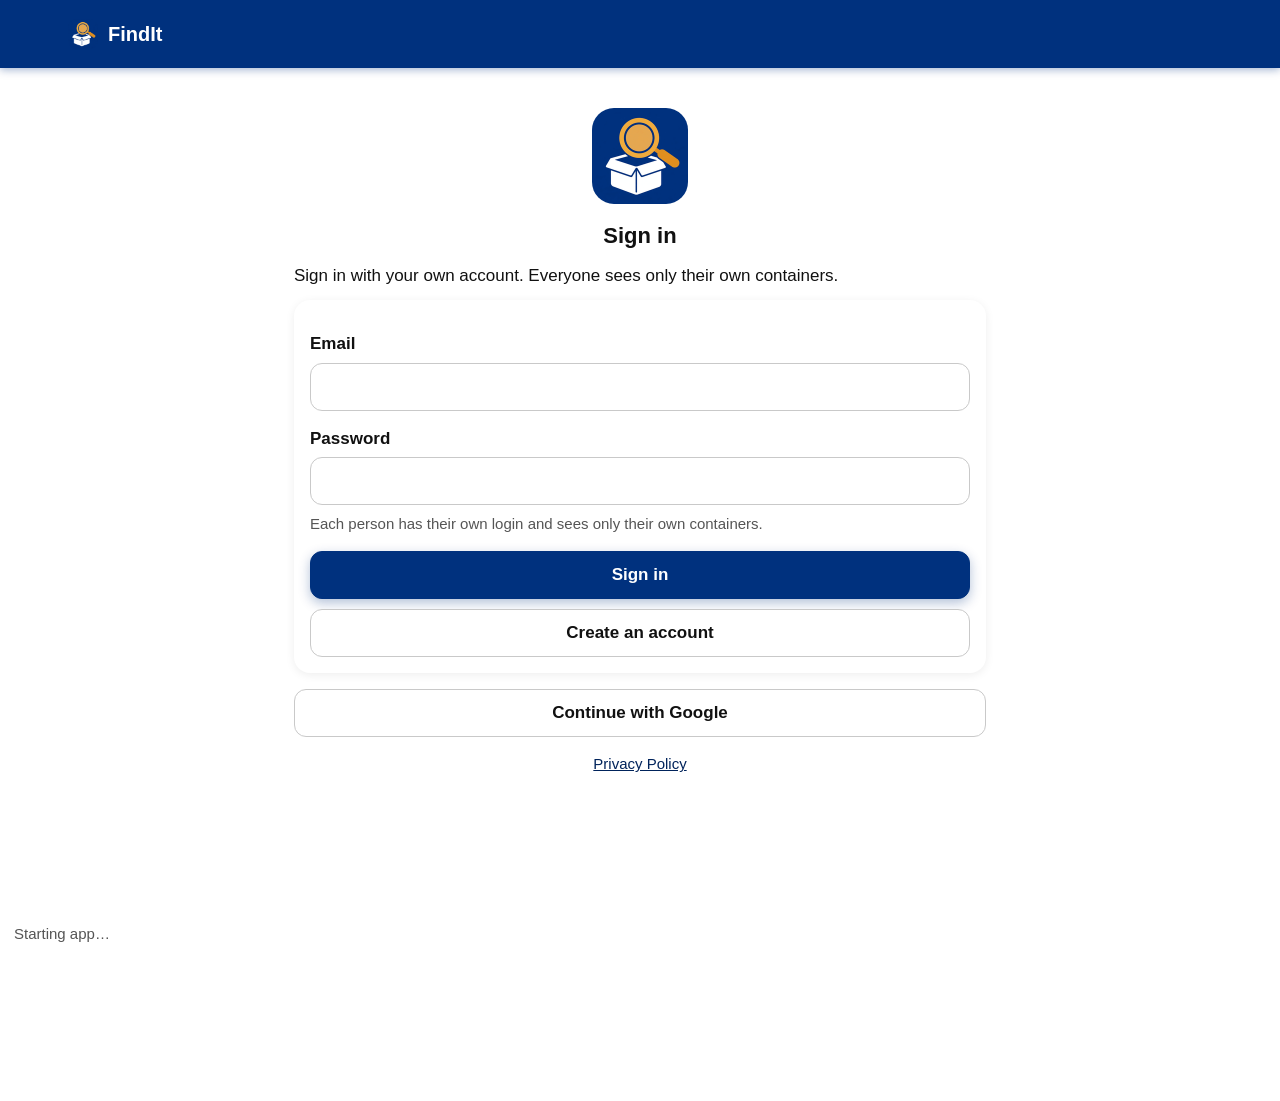
<file: index.html>
<!DOCTYPE html>
<html lang="en">
<head>
<meta charset="utf-8">
<meta name="viewport" content="width=device-width, initial-scale=1, viewport-fit=cover">
<title>FindIt</title>
<meta name="description" content="FindIt — keep track of what is stored in each box, tote or container. Scan a QR code to see what is inside.">
<link rel="manifest" href="/manifest.webmanifest">
<link rel="apple-touch-icon" href="/assets/findit-180-znL7ayLR.png">
<link rel="icon" type="image/png" sizes="32x32" href="/assets/findit-32-DQdhyb5t.png">
<meta name="theme-color" content="#00317e">
<link rel="stylesheet" href="/i18n.css?v=7">
<script src="vendor/supabase.min.js" defer></script>
<script src="vendor/html5-qrcode.min.js" defer></script>
<script src="vendor/qrcode.min.js" defer></script>
<script src="vendor/html2canvas.min.js" defer></script>
<script src="vendor/jspdf.umd.min.js" defer></script>
<script src="/translations.js?v=9" defer></script>
<script src="/i18n.js?v=7" defer></script>
<script src="config.js?v=7" defer></script>
<script src="app.js?v=16" defer></script>
<script src="/install.js" defer></script>
  <link rel="stylesheet" crossorigin href="/assets/index-CqMq3Bln.css">
  <link rel="stylesheet" href="/styles.css?v=11">
</head>
<body>
<header class="app-header">
  <button id="btn-back" type="button" aria-label="Back">&#8592;</button>
  <span class="app-logo" aria-hidden="true"><img src="/assets/findit-192-Dnj1zeDI.png" class="app-logo-img" alt=""></span>
  <h1 id="app-title">FindIt</h1>
</header>

<main>
  <!-- Shown when the Supabase values have not been filled in yet -->
  <section class="screen" id="screen-setup" hidden>
    <h2>Setup needed</h2>
    <p>This app is not connected to its shared database yet.</p>
    <p>Open <strong>config.js</strong> in the app folder and fill in
    <strong>SUPABASE_URL</strong> and <strong>SUPABASE_ANON_KEY</strong> from the
    Supabase project dashboard (Project Settings &rarr; API). Then reload this page.</p>
  </section>

  <!-- Shown when a library failed to load -->
  <section class="screen" id="screen-load-error" hidden>
    <h2>Could not load the app</h2>
    <p id="load-error-text">A needed file did not load. Check your connection and reload the page.</p>
    <button type="button" class="primary" onclick="location.reload()">Reload</button>
  </section>

  <!-- Login -->
  <section class="screen" id="screen-login" hidden>
    <div class="center" style="margin-top:24px"><img src="/assets/findit-192-Dnj1zeDI.png" class="login-logo" alt="FindIt logo"></div>
    <h2 class="center" id="login-title">Sign in</h2>
    <p id="login-sub">Sign in with your own account. Everyone sees only their own containers.</p>
    <form id="form-login">
      <div id="signup-fields" hidden>
        <label for="login-name">Name</label>
        <input id="login-name" type="text" dir="auto" autocomplete="name" maxlength="120">
        <label for="login-phone">Phone number</label>
        <input id="login-phone" type="tel" dir="auto" autocomplete="tel" maxlength="40">
      </div>
      <label for="login-email">Email</label>
      <input id="login-email" type="email" autocomplete="username" required>
      <label for="login-password">Password</label>
      <input id="login-password" type="password" autocomplete="current-password" required>
      <p class="small-text muted">Each person has their own login and sees only their own containers.</p>
      <div class="stack mt">
        <button type="submit" class="primary" id="btn-login-submit">Sign in</button>
        <button type="button" id="btn-toggle-auth">Create an account</button>
      </div>
      <p id="login-error" class="banner" hidden></p>
      <p id="login-info" class="notice" hidden></p>
    </form>
    <div class="stack" style="margin-top:16px">
      <button type="button" id="btn-google-signin">Continue with Google</button>
    </div>
    <p class="small-text muted center" style="margin-top:16px"><a href="privacy-policy.html">Privacy Policy</a></p>
  </section>

  <!-- Home / containers list -->
  <section class="screen" id="screen-home" hidden>
    <div id="home-error" class="banner" hidden></div>
    <div id="getting-started" class="gs-card" hidden>
      <h3>Getting Started</h3>
      <button type="button" class="gs-inner" id="btn-gs-create">
        <span class="gs-icon" aria-hidden="true"><svg viewBox="0 0 24 24" fill="none" stroke="currentColor" stroke-width="1.8" stroke-linecap="round" stroke-linejoin="round"><path d="M21 8 12 3 3 8v8l9 5 9-5V8z"/><path d="M3 8l9 5 9-5"/><path d="M12 13v8"/></svg></span>
        <span class="gs-text">
          <strong>Add Your First Storage</strong>
          <span>Organize your items by adding a box, tote or container and adding your inventory.</span>
        </span>
      </button>
      <div class="gs-checklist">
        <span class="gs-check"><span class="circle"></span>Add container photo</span>
        <span class="gs-check"><span class="circle"></span>Add item details</span>
        <span class="gs-check"><span class="circle"></span>Assign QR code</span>
      </div>
    </div>
    <button type="button" id="btn-new-container" class="primary full">+ Add new storage</button>
    <div class="row mt">
      <button type="button" id="btn-inventory-report">Inventory report</button>
      <button type="button" id="btn-join-shared">Join a shared box</button>
    </div>
    <h2>Containers</h2>
    <div id="home-empty" class="empty-state" hidden>
      <svg class="empty-art" viewBox="0 0 200 170" fill="none" stroke="#a8b6c2" stroke-width="6" stroke-linecap="round" stroke-linejoin="round" aria-hidden="true"><path d="M50 78 L100 104 L150 78 V132 L100 158 L50 132 Z"/><path d="M50 78 L100 104 L150 78"/><path d="M50 78 L28 46 L76 24 L100 56"/><path d="M150 78 L172 46 L124 24 L100 56"/><path d="M100 104 V158"/></svg>
      <p class="empty-title">No Containers Yet</p>
      <p class="empty-sub">Add your first box, tote or container to start building your storage.</p>
      <div class="stack">
        <button type="button" class="primary" id="btn-empty-new">Add new storage</button>
        <button type="button" id="btn-empty-scan">Scan a code</button>
      </div>
    </div>
    <ul class="list" id="containers-list"></ul>
    <p class="small-text muted mt" id="home-count"></p>
  </section>

  <!-- Scan -->
  <section class="screen" id="screen-scan" hidden>
    <h2 class="center">Scan a QR code</h2>
    <p class="scan-guide">Point the camera at the QR code on a container or a shelf.</p>
    <div id="reader"></div>
    <p id="scan-status" class="scan-frame-note muted"></p>
    <div id="scan-camera-error" class="banner" hidden>
      <p><strong>The camera could not start.</strong></p>
      <p>Camera permission is needed to scan. Allow the camera for this page, then try again.</p>
      <button type="button" class="primary" id="btn-scan-retry">Try the camera again</button>
    </div>
    <div class="stack mt">
      <button type="button" id="btn-torch" hidden>Turn light on</button>
      <button type="button" id="btn-scan-photo">Take a photo of the code</button>
      <input type="file" id="input-scan-photo" accept="image/*" hidden>
      <button type="button" id="btn-scan-again" hidden>Scan again</button>
    </div>
    <p class="small-text muted">The camera starts on its own when you open this screen. The light stays off unless you turn it on.</p>
  </section>

  <!-- Scanned code is not linked to any container -->
  <section class="screen" id="screen-unknown-code" hidden>
    <h2>Code not linked yet</h2>
    <p>This code is not linked to a container yet.</p>
    <div class="stack mt">
      <button type="button" class="primary" id="btn-create-for-code">Add storage for this code</button>
      <button type="button" id="btn-unknown-scan-again">Scan again</button>
      <button type="button" id="btn-unknown-home">Back to containers</button>
    </div>
  </section>

  <!-- Container view -->
  <section class="screen" id="screen-container" hidden>
    <div class="row space-between">
      <h2 id="container-name" dir="auto"></h2>
      <span class="color-dot" id="container-color-dot" title="Label colour"></span>
    </div>
    <p class="muted"><span id="container-location" dir="auto"></span></p>
    <p class="muted" id="container-type-line">Type: <strong id="container-type"></strong></p>
    <p class="muted" id="container-shelf-line">Shelf: <strong id="container-shelf"></strong></p>
    <p id="container-note" dir="auto"></p>
    <p class="small-text">Code: <strong id="container-code"></strong></p>
    <div id="container-fill-wrap" class="fill-wrap" hidden>
      <div class="fill-bar"><div class="fill-bar-inner" id="container-fill-inner"></div></div>
      <p class="small-text muted" id="container-fill-text"></p>
    </div>
    <div id="container-photo-wrap"></div>
    <div class="row mt">
      <button type="button" id="btn-add-item" class="primary">+ Add item</button>
      <button type="button" id="btn-container-label">QR label</button>
      <button type="button" id="btn-share-container">Share</button>
      <button type="button" id="btn-edit-container">Edit</button>
      <button type="button" id="btn-delete-container" class="danger">Delete</button>
    </div>
    <h3>Inside this container</h3>
    <div id="container-empty" class="empty-state" hidden>
      <svg class="empty-art" viewBox="0 0 200 170" fill="none" stroke="#a8b6c2" stroke-width="6" stroke-linecap="round" stroke-linejoin="round" aria-hidden="true"><path d="M50 78 L100 104 L150 78 V132 L100 158 L50 132 Z"/><path d="M50 78 L100 104 L150 78"/><path d="M50 78 L28 46 L76 24 L100 56"/><path d="M150 78 L172 46 L124 24 L100 56"/><path d="M100 104 V158"/></svg>
      <p class="empty-title">Nothing in here yet</p>
      <p class="empty-sub">Tap “+ Add item” to put the first thing in.</p>
    </div>
    <ul class="list" id="items-list"></ul>
  </section>

  <!-- Item details -->
  <section class="screen" id="screen-item" hidden>
    <h2 id="item-title" dir="auto"></h2>
    <div id="item-photo-wrap"></div>
    <div class="detail-grid">
      <div class="field-label">Quantity</div>
      <div class="qty-stepper">
        <button type="button" id="btn-qty-minus" aria-label="Take one out">&minus;</button>
        <input type="number" id="item-qty" min="0" step="1" inputmode="numeric" aria-label="Quantity">
        <button type="button" id="btn-qty-plus" aria-label="Add one">+</button>
      </div>
      <div class="field-label">Description</div>
      <div class="field-value" id="item-description" dir="auto"></div>
      <div class="field-label">Category</div>
      <div class="field-value" id="item-category" dir="auto"></div>
      <div class="field-label">Container</div>
      <div class="field-value" id="item-container" dir="auto"></div>
      <div class="field-label">Keyword tags</div>
      <div class="field-value" id="item-tags"></div>
      <div class="field-label">Voice note</div>
      <div class="field-value" id="item-voice-wrap">
        <audio id="item-voice-player" controls hidden></audio>
        <p id="item-voice-none" class="muted">No voice note yet.</p>
        <div class="row mt">
          <button type="button" id="btn-item-voice-record">🎙 Record voice note</button>
          <button type="button" id="btn-item-voice-delete" class="danger" hidden>Delete voice note</button>
        </div>
        <p id="item-voice-status" class="small-text muted"></p>
      </div>
    </div>
    <div class="stack mt">
      <button type="button" id="btn-edit-item" class="primary">Edit item</button>
      <button type="button" id="btn-remove-item" class="danger">Remove this item</button>
    </div>
  </section>

  <!-- Add / edit item -->
  <section class="screen" id="screen-item-form" hidden>
    <h2 id="item-form-title" class="center">Add an item</h2>
    <div class="steps" id="item-pack-steps" aria-label="Pack steps">
      <div class="steps-track">
        <div class="step" data-step="1"><span class="step-circle">1</span><span class="step-label">Upload Image</span></div>
        <div class="step" data-step="2"><span class="step-circle">2</span><span class="step-label">Add Meta</span></div>
        <div class="step" data-step="3"><span class="step-circle">3</span><span class="step-label">Assign QR code</span></div>
      </div>
    </div>
    <form id="form-item">
      <div id="item-photo-preview-wrap" hidden>
        <img id="item-photo-preview" class="photo-preview" alt="Item photo preview">
      </div>
      <div class="photo-pick-row">
        <button type="button" id="btn-photo-camera" class="photo-pick"><span class="plus">+</span><svg viewBox="0 0 24 24" fill="none" stroke="currentColor" stroke-width="1.8" stroke-linecap="round" stroke-linejoin="round" aria-hidden="true"><path d="M4 8h3l2-2.5h6L17 8h3a1 1 0 0 1 1 1v10a1 1 0 0 1-1 1H4a1 1 0 0 1-1-1V9a1 1 0 0 1 1-1z"/><circle cx="12" cy="13.5" r="3.2"/></svg>Take a photo</button>
        <button type="button" id="btn-photo-gallery" class="photo-pick"><span class="plus">+</span><svg viewBox="0 0 24 24" fill="none" stroke="currentColor" stroke-width="1.8" stroke-linecap="round" stroke-linejoin="round" aria-hidden="true"><rect x="3" y="5" width="18" height="14" rx="2"/><circle cx="9" cy="10" r="1.6"/><path d="m5 17 4.5-4.5 3 3L16 12l3 3"/></svg>Choose from photos</button>
      </div>
      <div class="row mt">
        <button type="button" id="btn-photo-remove" class="danger" hidden>Remove photo</button>
      </div>
      <div class="row mt" id="ai-suggest-wrap" hidden>
        <button type="button" id="btn-ai-suggest" class="accent">✦ Suggest title &amp; category</button>
        <span id="ai-suggest-status" class="small-text muted"></span>
      </div>
      <input type="file" id="input-photo-camera" accept="image/*" capture="environment" hidden>
      <input type="file" id="input-photo-gallery" accept="image/*" hidden>

      <label for="item-title-input">Title <span class="hint">Required. May be in Arabic.</span></label>
      <input id="item-title-input" type="text" dir="auto" required maxlength="200">

      <label for="item-desc-input">Description <span class="hint">Optional. May be in Arabic.</span></label>
      <div class="field-with-mic">
        <textarea id="item-desc-input" dir="auto" maxlength="1000"></textarea>
        <button type="button" id="btn-desc-dictate" class="dictate-btn" aria-label="Dictate description" title="Tap and speak to type">🎙</button>
      </div>

      <div class="voice-note-box">
        <label>Voice note <span class="hint">Optional. Speak what's inside instead of typing.</span></label>
        <audio id="item-form-voice-player" controls hidden></audio>
        <div class="row">
          <button type="button" id="btn-item-form-voice-record">🎙 Record voice note</button>
          <button type="button" id="btn-item-form-voice-delete" class="danger" hidden>Delete voice note</button>
        </div>
        <p id="item-form-voice-status" class="small-text muted"></p>
      </div>

      <label for="item-qty-input">Quantity</label>
      <div class="qty-stepper">
        <button type="button" id="btn-form-qty-minus" aria-label="Less">&minus;</button>
        <input type="number" id="item-qty-input" min="1" step="1" value="1" inputmode="numeric">
        <button type="button" id="btn-form-qty-plus" aria-label="More">+</button>
      </div>

      <label for="item-category-select">Category <span class="hint">Required. Pick one, or make a new one on the spot.</span></label>
      <select id="item-category-select"></select>
      <div id="new-category-wrap" hidden>
        <label for="item-new-category">New category name</label>
        <input id="item-new-category" type="text" dir="auto" maxlength="80" placeholder="e.g. Tools">
      </div>

      <label for="item-container-select">Container</label>
      <select id="item-container-select"></select>

      <label for="item-tags-input">Keyword tags <span class="hint">Optional. Separate tags with commas. Tapping a tag later searches for it.</span></label>
      <input id="item-tags-input" type="text" dir="auto" maxlength="300" placeholder="e.g. kitchen, spare, winter">

      <p id="item-form-error" class="banner" hidden></p>
      <div class="stack mt">
        <button type="submit" class="primary" id="btn-save-item">Save item</button>
        <button type="button" id="btn-cancel-item">Cancel</button>
      </div>
    </form>
  </section>

  <!-- Add / edit container -->
  <section class="screen" id="screen-container-form" hidden>
    <h2 id="container-form-title" class="center">New container</h2>
    <div class="steps" id="container-pack-steps" aria-label="Pack steps">
      <div class="steps-track">
        <div class="step" data-step="1"><span class="step-circle">1</span><span class="step-label">Upload Image</span></div>
        <div class="step" data-step="2"><span class="step-circle">2</span><span class="step-label">Add Meta</span></div>
        <div class="step" data-step="3"><span class="step-circle">3</span><span class="step-label">Assign QR code</span></div>
      </div>
    </div>
    <form id="form-container">
      <div id="container-photo-preview-wrap" hidden>
        <img id="container-photo-preview" class="photo-preview" alt="Container photo preview">
      </div>
      <div class="photo-pick-row">
        <button type="button" id="btn-container-photo-camera" class="photo-pick"><span class="plus">+</span><svg viewBox="0 0 24 24" fill="none" stroke="currentColor" stroke-width="1.8" stroke-linecap="round" stroke-linejoin="round" aria-hidden="true"><path d="M4 8h3l2-2.5h6L17 8h3a1 1 0 0 1 1 1v10a1 1 0 0 1-1 1H4a1 1 0 0 1-1-1V9a1 1 0 0 1 1-1z"/><circle cx="12" cy="13.5" r="3.2"/></svg>Take a photo</button>
        <button type="button" id="btn-container-photo-gallery" class="photo-pick"><span class="plus">+</span><svg viewBox="0 0 24 24" fill="none" stroke="currentColor" stroke-width="1.8" stroke-linecap="round" stroke-linejoin="round" aria-hidden="true"><rect x="3" y="5" width="18" height="14" rx="2"/><circle cx="9" cy="10" r="1.6"/><path d="m5 17 4.5-4.5 3 3L16 12l3 3"/></svg>Choose from photos</button>
      </div>
      <div class="row mt">
        <button type="button" id="btn-container-photo-remove" class="danger" hidden>Remove photo</button>
      </div>
      <input type="file" id="input-container-photo-camera" accept="image/*" capture="environment" hidden>
      <input type="file" id="input-container-photo-gallery" accept="image/*" hidden>

      <div id="container-code-source">
        <label>QR code for this container</label>
        <div class="radio-card">
          <input type="radio" id="code-source-generate" name="code-source" value="generate" checked>
          <label for="code-source-generate" class="radio-text" style="margin:0">Make me a QR code
            <span class="radio-sub">The app creates a new code and a printable label for this container.</span>
          </label>
        </div>
        <div class="radio-card">
          <input type="radio" id="code-source-sticker" name="code-source" value="sticker">
          <label for="code-source-sticker" class="radio-text" style="margin:0">I already have a sticker
            <span class="radio-sub">Scan the QR sticker already on the container. The scanned code is saved as this container&rsquo;s code.</span>
          </label>
        </div>
        <div id="sticker-scan-wrap" hidden>
          <p id="sticker-scan-status" class="notice">No sticker scanned yet. Tap below to scan it with the camera.</p>
          <button type="button" id="btn-scan-sticker">Scan the sticker</button>
        </div>
      </div>

      <label for="container-name-input">Name <span class="hint">Required.</span></label>
      <input id="container-name-input" type="text" dir="auto" required maxlength="120">

      <label>Type <span class="hint">What is this storage? Pick one.</span></label>
      <div class="radio-row" id="container-type-pick" role="group" aria-label="Storage type">
        <label class="radio-chip"><input type="radio" name="container-type" value="Box"> Box</label>
        <label class="radio-chip"><input type="radio" name="container-type" value="Tote"> Tote</label>
        <label class="radio-chip"><input type="radio" name="container-type" value="Container" checked> Container</label>
      </div>

      <label for="container-shelf-select">Shelf <span class="hint">Optional. Pick a shelf to put it on, or leave it blank.</span></label>
      <select id="container-shelf-select"></select>

      <label for="container-capacity-input">Capacity <span class="hint">Optional. How many items fit in this box? The app shows how full it is.</span></label>
      <input id="container-capacity-input" type="number" min="1" step="1" inputmode="numeric" placeholder="e.g. 20">

      <label for="container-location-input">Location <span class="hint">Where the container is kept, e.g. Garage shelf 2.</span></label>
      <input id="container-location-input" type="text" dir="auto" maxlength="120">

      <label for="container-note-input">Note <span class="hint">Optional.</span></label>
      <textarea id="container-note-input" dir="auto" maxlength="500"></textarea>

      <label>Label colour</label>
      <div class="color-pick" id="color-pick" role="group" aria-label="Label colour"></div>

      <p id="container-form-error" class="banner" hidden></p>
      <div class="stack mt">
        <button type="submit" class="primary" id="btn-save-container">Add storage</button>
        <button type="button" id="btn-cancel-container">Cancel</button>
      </div>
    </form>
  </section>

  <!-- Search / Browse -->
  <section class="screen" id="screen-search" hidden>
    <h2 class="center">Browse</h2>
    <div class="search-bar">
      <div class="search-box">
        <svg viewBox="0 0 24 24" fill="none" stroke="currentColor" stroke-width="1.8" stroke-linecap="round" aria-hidden="true"><circle cx="11" cy="11" r="7"/><path d="m20 20-3.8-3.8"/></svg>
        <input id="search-input" type="text" dir="auto" placeholder="Search by keywords, name, label, etc." autocomplete="off" aria-label="Search all containers">
      </div>
      <button type="button" id="btn-search-filter" class="filter-btn" aria-label="Browse by category"><svg viewBox="0 0 24 24" fill="none" stroke="currentColor" stroke-width="1.8" stroke-linecap="round" aria-hidden="true"><path d="M4 7h16"/><circle cx="9" cy="7" r="2.4"/><path d="M4 17h16"/><circle cx="15" cy="17" r="2.4"/></svg></button>
    </div>
    <p class="section-label">Browse by category</p>
    <div id="search-categories" class="chip-row"></div>
    <p class="small-text muted">Every word you type must appear in the item&rsquo;s title, description, category, or tags — in any order. Searching a category name shows everything in that category.</p>
    <div id="search-idle" class="empty-state">
      <svg class="empty-art" viewBox="0 0 200 200" fill="none" stroke="#a8b6c2" stroke-width="12" stroke-linecap="round" aria-hidden="true"><circle cx="88" cy="88" r="52"/><path d="M125 125 L162 162"/></svg>
      <p class="empty-title">Search your storage</p>
      <p class="empty-sub">Type a word to find an item in any container.</p>
    </div>
    <div id="search-empty" class="empty-state" hidden>
      <svg class="empty-art" viewBox="0 0 200 200" fill="none" stroke="#a8b6c2" stroke-width="12" stroke-linecap="round" aria-hidden="true"><circle cx="88" cy="88" r="52"/><path d="M125 125 L162 162"/></svg>
      <p class="empty-title">No matching results</p>
      <p class="empty-sub">Try again using different words.</p>
    </div>
    <p id="search-status" class="mt"></p>
    <ul class="list" id="search-results"></ul>
  </section>

  <!-- Browse by category -->
  <section class="screen" id="screen-categories" hidden>
    <h2>Browse by category</h2>
    <div id="categories-empty" class="empty-state" hidden>
      <svg class="empty-art" viewBox="0 0 200 170" fill="none" stroke="#a8b6c2" stroke-width="6" stroke-linecap="round" stroke-linejoin="round" aria-hidden="true"><path d="M50 78 L100 104 L150 78 V132 L100 158 L50 132 Z"/><path d="M50 78 L100 104 L150 78"/><path d="M50 78 L28 46 L76 24 L100 56"/><path d="M150 78 L172 46 L124 24 L100 56"/><path d="M100 104 V158"/></svg>
      <p class="empty-title">No categories yet</p>
      <p class="empty-sub">Categories appear when you add items.</p>
    </div>
    <ul class="list" id="categories-list"></ul>
  </section>

  <!-- Items in one category -->
  <section class="screen" id="screen-category-items" hidden>
    <h2 id="category-items-title" dir="auto"></h2>
    <ul class="list" id="category-items-list"></ul>
  </section>

  <!-- Print label -->
  <section class="screen" id="screen-label" hidden>
    <h2 class="center">QR label</h2>
    <div class="label-sheet" id="label-sheet">
      <div class="label-qr" id="label-qr"></div>
      <div class="label-name" id="label-name" dir="auto"></div>
      <div class="label-code" id="label-code"></div>
    </div>
    <p class="small-text muted" id="label-note">Cut the label out and stick it on top of the container. Re-printing always gives the same code.</p>
    <div class="stack mt">
      <button type="button" class="primary" id="btn-download-label">Download label</button>
      <button type="button" id="btn-print-label">Print label</button>
      <button type="button" id="btn-pdf-label">PDF (3 sizes)</button>
    </div>
  </section>

  <!-- All items (from Settings) -->
  <section class="screen" id="screen-all-items" hidden>
    <h2>All items</h2>
    <div class="stack">
      <button type="button" id="btn-all-items-search" class="primary">🔍 Search items</button>
    </div>
    <div id="all-items-empty" class="empty-state" hidden>
      <p class="empty-title">No items yet</p>
      <p class="empty-sub">Add an item to a container and it will show up here.</p>
    </div>
    <ul class="list mt" id="all-items-list"></ul>
  </section>

  <!-- Shelves -->
  <section class="screen" id="screen-shelves" hidden>
    <h2>Shelves</h2>
    <p class="muted">Each shelf has its own QR label. Scan a shelf label to see the containers on it. A shelf label prints once — pick the shelf when you add a container.</p>
    <div class="stack">
      <button type="button" id="btn-new-shelf" class="primary">+ Add a shelf</button>
    </div>
    <div id="shelves-empty" class="empty-state" hidden>
      <p class="empty-title">No shelves yet</p>
      <p class="empty-sub">Add a shelf to start putting containers on it.</p>
    </div>
    <ul class="list mt" id="shelves-list"></ul>
  </section>

  <!-- Shelf detail -->
  <section class="screen" id="screen-shelf" hidden>
    <h2 id="shelf-name" dir="auto"></h2>
    <p class="small-text">Code: <strong id="shelf-code"></strong></p>
    <div class="voice-note-box">
      <label>Voice note <span class="hint">Optional. Speak what's on this shelf.</span></label>
      <audio id="shelf-voice-player" controls hidden></audio>
      <div class="row">
        <button type="button" id="btn-shelf-voice-record">🎙 Record voice note</button>
        <button type="button" id="btn-shelf-voice-delete" class="danger" hidden>Delete voice note</button>
      </div>
      <p id="shelf-voice-status" class="small-text muted"></p>
    </div>
    <div class="row mt">
      <button type="button" id="btn-shelf-label" class="primary">QR label</button>
      <button type="button" id="btn-rename-shelf">Rename</button>
      <button type="button" id="btn-delete-shelf" class="danger">Delete</button>
    </div>
    <h3>Containers on this shelf</h3>
    <div id="shelf-empty" class="empty-state" hidden>
      <p class="empty-sub">No containers on this shelf yet. Pick this shelf when you add a container.</p>
    </div>
    <ul class="list" id="shelf-containers-list"></ul>
  </section>

  <!-- Add / rename shelf -->
  <section class="screen" id="screen-shelf-form" hidden>
    <h2 id="shelf-form-title" class="center">Add a shelf</h2>
    <form id="form-shelf">
      <label for="shelf-name-input">Name <span class="hint">Required. E.g. Shelf 1.</span></label>
      <input id="shelf-name-input" type="text" dir="auto" required maxlength="120">
      <p id="shelf-form-error" class="banner" hidden></p>
      <div class="stack mt">
        <button type="submit" class="primary" id="btn-save-shelf">Add shelf</button>
        <button type="button" id="btn-cancel-shelf">Cancel</button>
      </div>
    </form>
  </section>

  <!-- Settings -->
  <section class="screen" id="screen-settings" hidden>
    <h2 class="center">Settings</h2>
    <p class="section-label">Household</p>
    <div class="card settings-rows">
      <button type="button" class="settings-row" id="btn-account"><span class="settings-key">Signed in as</span><span class="settings-value"><span id="settings-email" dir="auto">—</span> <span class="chev">›</span></span></button>
    </div>
    <p class="section-label">Your storage</p>
    <div class="card settings-rows">
      <button type="button" class="settings-row" id="btn-settings-containers"><span class="settings-key">Containers</span><span class="settings-value"><span id="settings-count-containers">0</span> <span class="chev">›</span></span></button>
      <button type="button" class="settings-row" id="btn-settings-items"><span class="settings-key">Items</span><span class="settings-value"><span id="settings-count-items">0</span> <span class="chev">›</span></span></button>
      <button type="button" class="settings-row" id="btn-settings-categories"><span class="settings-key">Categories</span><span class="settings-value"><span id="settings-count-categories">0</span> <span class="chev">›</span></span></button>
      <button type="button" class="settings-row" id="btn-settings-shelves"><span class="settings-key">Shelves</span><span class="settings-value"><span id="settings-count-shelves">0</span> <span class="chev">›</span></span></button>
    </div>
    <p class="section-label">Display</p>
    <div class="card settings-rows">
      <label class="settings-row language-row" for="settings-language">
        <span class="settings-key">Language</span>
        <select id="settings-language" aria-label="Language" data-language-choices>
          <option value="en" lang="en">English</option>
          <option value="ar" lang="ar">العربية</option>
          <option value="es" lang="es">Español</option>
        </select>
      </label>
      <button type="button" class="settings-row" id="btn-settings-textsize"><span class="settings-key">Bigger text</span><span class="settings-value" id="settings-textsize-value">Off</span></button>
      <button type="button" class="settings-row" id="btn-settings-darkmode"><span class="settings-key">Dark mode</span><span class="settings-value" id="settings-darkmode-value">Off</span></button>
    </div>
    <p class="section-label">Help</p>
    <div class="card settings-rows">
      <button type="button" class="settings-row" id="btn-how"><span class="settings-key">How does it work?</span><span class="chev">›</span></button>
    </div>
    <p class="section-label">About</p>
    <div class="card settings-rows">
      <div class="settings-row"><span class="settings-key">FindIt</span><span class="settings-value">Shared household app</span></div>
      <a class="settings-row" href="privacy-policy.html" style="text-decoration:none;color:inherit"><span class="settings-key">Privacy Policy</span><span class="chev" style="color:#8a8a8a;font-size:22px;font-weight:700">›</span></a>
    </div>
    <div class="stack mt">
      <button type="button" id="btn-signout" class="danger">Sign out</button>
      <button type="button" id="btn-delete-account" class="danger-solid">Delete account</button>
    </div>
    <p class="small-text muted center">FindIt · shared household app</p>
  </section>

  <!-- Account (name + change password) -->
  <section class="screen" id="screen-account" hidden>
    <h2 class="center">Account</h2>
    <p id="account-sub" class="small-text muted center"></p>
    <form id="form-account">
      <label for="account-name">Name</label>
      <input id="account-name" type="text" dir="auto" autocomplete="name" maxlength="120">
      <label for="account-phone">Phone number</label>
      <input id="account-phone" type="tel" dir="auto" autocomplete="tel" maxlength="40">
      <label for="account-new-password">New password</label>
      <input id="account-new-password" type="password" autocomplete="new-password">
      <label for="account-confirm-password">Confirm new password</label>
      <input id="account-confirm-password" type="password" autocomplete="new-password">
      <p class="small-text muted">Leave the password blank to keep your current password.</p>
      <p id="account-form-error" class="banner" hidden></p>
      <div class="stack mt">
        <button type="submit" class="primary" id="btn-save-account">Save</button>
        <button type="button" id="btn-cancel-account">Cancel</button>
      </div>
    </form>
  </section>

  <!-- Share a container -->
  <section class="screen" id="screen-share" hidden>
    <h2 class="center">Share this box</h2>
    <p class="muted center" id="share-container-name" dir="auto"></p>
    <p class="section-label">Access code</p>
    <div class="card">
      <p class="small-text">Anyone with this code can see this box and add items to it.</p>
      <p class="share-code" id="share-code-display">—</p>
      <div class="stack">
        <button type="button" id="btn-share-copy-code">Copy code</button>
        <button type="button" id="btn-share-copy-link">Copy share link</button>
        <button type="button" id="btn-share-new-code">Make a new code</button>
      </div>
    </div>
    <p class="section-label">Share with an email</p>
    <div class="card">
      <label for="share-email-input">Email</label>
      <input id="share-email-input" type="email" dir="auto" placeholder="name@example.com">
      <div class="stack mt">
        <button type="button" id="btn-share-email" class="primary">Share with this email</button>
      </div>
      <p id="share-email-error" class="banner" hidden></p>
    </div>
    <p class="section-label">Shared with</p>
    <ul class="list" id="share-list"></ul>
    <p id="share-list-empty" class="small-text muted">Not shared with anyone yet.</p>
    <p id="share-error" class="banner" hidden></p>
    <div class="stack mt">
      <button type="button" id="btn-share-done" class="primary">Done</button>
    </div>
  </section>

  <!-- Join a shared box -->
  <section class="screen" id="screen-join" hidden>
    <h2 class="center">Join a shared box</h2>
    <p class="muted center">Enter the access code the owner gave you.</p>
    <label for="join-code-input">Access code</label>
    <input id="join-code-input" type="text" dir="auto" placeholder="e.g. K7Q2XA" maxlength="12">
    <p id="join-error" class="banner" hidden></p>
    <div class="stack mt">
      <button type="button" id="btn-join-submit" class="primary">Join this box</button>
      <button type="button" id="btn-join-cancel">Cancel</button>
    </div>
  </section>

  <!-- Inventory report -->
  <section class="screen" id="screen-report" hidden>
    <div id="report-content"></div>
    <div class="stack mt no-print">
      <button type="button" id="btn-report-print" class="primary">Save as PDF / Print</button>
      <button type="button" id="btn-report-back">Back</button>
    </div>
  </section>
</main>

<!-- Bottom navigation -->
<nav id="bottom-nav" hidden aria-label="Main">
  <button type="button" class="nav-item" id="nav-home" data-nav="home"><svg viewBox="0 0 24 24" fill="none" stroke="currentColor" stroke-width="1.8" stroke-linecap="round" stroke-linejoin="round" aria-hidden="true"><path d="M3 10.5 12 3l9 7.5"/><path d="M5 9.5V21h14V9.5"/><path d="M10 21v-6h4v6"/></svg><span>Home</span></button>
  <button type="button" class="nav-item" id="nav-pack" data-nav="pack"><svg viewBox="0 0 24 24" fill="none" stroke="currentColor" stroke-width="1.8" stroke-linecap="round" stroke-linejoin="round" aria-hidden="true"><path d="M21 8 12 3 3 8v8l9 5 9-5V8z"/><path d="M3 8l9 5 9-5"/><path d="M12 13v8"/></svg><span>Pack</span></button>
  <button type="button" class="nav-item nav-scan-item" id="nav-scan" data-nav="scan"><span class="nav-scan-circle"><svg viewBox="0 0 24 24" fill="none" stroke="currentColor" stroke-width="1.8" stroke-linecap="round" aria-hidden="true"><path d="M4 8V5a1 1 0 0 1 1-1h3"/><path d="M16 4h3a1 1 0 0 1 1 1v3"/><path d="M20 16v3a1 1 0 0 1-1 1h-3"/><path d="M8 20H5a1 1 0 0 1-1-1v-3"/><path d="M4 12h16"/></svg></span><span>Scan</span></button>
  <button type="button" class="nav-item" id="nav-browse" data-nav="browse"><svg viewBox="0 0 24 24" fill="none" stroke="currentColor" stroke-width="1.8" stroke-linecap="round" stroke-linejoin="round" aria-hidden="true"><rect x="4" y="4" width="7" height="7" rx="1.5"/><rect x="13" y="4" width="7" height="7" rx="1.5"/><rect x="4" y="13" width="7" height="7" rx="1.5"/><rect x="13" y="13" width="7" height="7" rx="1.5"/></svg><span>Browse</span></button>
  <button type="button" class="nav-item" id="nav-settings" data-nav="settings"><svg viewBox="0 0 24 24" fill="none" stroke="currentColor" stroke-width="1.8" stroke-linecap="round" stroke-linejoin="round" aria-hidden="true"><circle cx="12" cy="12" r="3.2"/><path d="M19.4 15a1.7 1.7 0 0 0 .34 1.87l.06.06a2 2 0 1 1-2.83 2.83l-.06-.06a1.7 1.7 0 0 0-1.87-.34 1.7 1.7 0 0 0-1 1.55V21a2 2 0 1 1-4 0v-.09a1.7 1.7 0 0 0-1-1.55 1.7 1.7 0 0 0-1.87.34l-.06.06a2 2 0 1 1-2.83-2.83l.06-.06a1.7 1.7 0 0 0 .34-1.87 1.7 1.7 0 0 0-1.55-1H3a2 2 0 1 1 0-4h.09a1.7 1.7 0 0 0 1.55-1 1.7 1.7 0 0 0-.34-1.87l-.06-.06a2 2 0 1 1 2.83-2.83l.06.06a1.7 1.7 0 0 0 1.87.34h.01a1.7 1.7 0 0 0 1-1.55V3a2 2 0 1 1 4 0v.09a1.7 1.7 0 0 0 1 1.55h.01a1.7 1.7 0 0 0 1.87-.34l.06-.06a2 2 0 1 1 2.83 2.83l-.06.06a1.7 1.7 0 0 0-.34 1.87v.01a1.7 1.7 0 0 0 1.55 1H21a2 2 0 1 1 0 4h-.09a1.7 1.7 0 0 0-1.55 1z"/></svg><span>Settings</span></button>
</nav>

<!-- Generic confirm dialog -->
<dialog id="dlg-confirm">
  <h2 id="dlg-confirm-title">Are you sure?</h2>
  <p id="dlg-confirm-text"></p>
  <div class="actions">
    <button type="button" id="dlg-confirm-yes" class="danger-solid">Yes, do it</button>
    <button type="button" id="dlg-confirm-no">Cancel</button>
  </div>
</dialog>

<!-- Delete container dialog: two explicit options -->
<dialog id="dlg-delete-container">
  <h2 id="dlg-delete-title">Delete container</h2>
  <p id="dlg-delete-text"></p>
  <div class="actions">
    <button type="button" id="dlg-delete-all" class="danger-solid">Delete the container and all its items</button>
  </div>
  <div id="dlg-move-out-wrap">
    <h3>Or clear the items out first</h3>
    <label for="dlg-move-target">Move all items to another container</label>
    <select id="dlg-move-target"></select>
    <div class="actions">
      <button type="button" id="dlg-move-all">Move all items</button>
    </div>
  </div>
  <p id="dlg-delete-hint" class="small-text muted">You can also remove the items one by one from the container view, then delete the empty container.</p>
  <div class="actions">
    <button type="button" id="dlg-delete-cancel">Cancel</button>
  </div>
</dialog>

<!-- How it works -->
<dialog id="dlg-how">
  <h2>How does it work?</h2>
  <p>Photograph what goes into a container, give it a title and tags, and save it. The app prints a QR label for the container — stick it on top.</p>
  <p>Later, scan the label (or search) to see everything inside, with photos. Everyone signs in with their own account and sees only their own containers.</p>
  <div class="actions">
    <button type="button" id="btn-how-close" class="primary">Got it</button>
  </div>
</dialog>

<!-- Photo viewer -->
<dialog id="dlg-photo">
  <img id="dlg-photo-img" class="photo-big" alt="Item photo enlarged">
  <div class="actions">
    <button type="button" id="dlg-photo-close">Close</button>
  </div>
</dialog>

<div id="toast" role="status"></div>
<div id="print-area" aria-hidden="true"></div>
<div id="pdf-label-area" aria-hidden="true"></div>
<p id="diag" class="small-text muted" style="padding:12px 14px 148px;">Starting app…</p>
<script>
(function () {
  var diag = document.getElementById('diag');
  function note(msg) {
    if (diag && window.FindItI18n) window.FindItI18n.setText(diag, msg);
    else if (diag) diag.textContent = msg;
  }
  window.addEventListener('error', function (e) {
    var msg = String(e.message || '');
    // The scanner library reports a harmless camera-teardown abort after
    // a successful scan — not a real failure, so don't show it as an app error.
    if (/onabort|RenderedCameraImpl/i.test(msg)) return;
    note('App error: ' + (e.message || 'unknown') + ' in ' + (e.filename || '') + ':' + (e.lineno || ''));
  });
  document.addEventListener('DOMContentLoaded', function () {
    setTimeout(function () {
      var anyVisible = false;
      document.querySelectorAll('.screen').forEach(function (s) { if (!s.hidden) anyVisible = true; });
      if (anyVisible) { note('App started. Libraries: supabase=' + !!window.supabase + ', scanner=' + !!window.Html5Qrcode + ', qrcode=' + !!window.qrcode + '.'); return; }
      note('App script did not show a screen. Libraries: supabase=' + !!window.supabase + ', scanner=' + !!window.Html5Qrcode + ', qrcode=' + !!window.qrcode + ', config=' + !!(window.STORAGE_APP_CONFIG && window.STORAGE_APP_CONFIG.SUPABASE_URL && window.STORAGE_APP_CONFIG.SUPABASE_URL.indexOf('YOUR-PROJECT') === -1) + '. Showing the sign-in form.');
      var login = document.getElementById('screen-login');
      if (login) login.hidden = false;
    }, 2000);
  });
})();
</script>
</body>
</html>
</file>
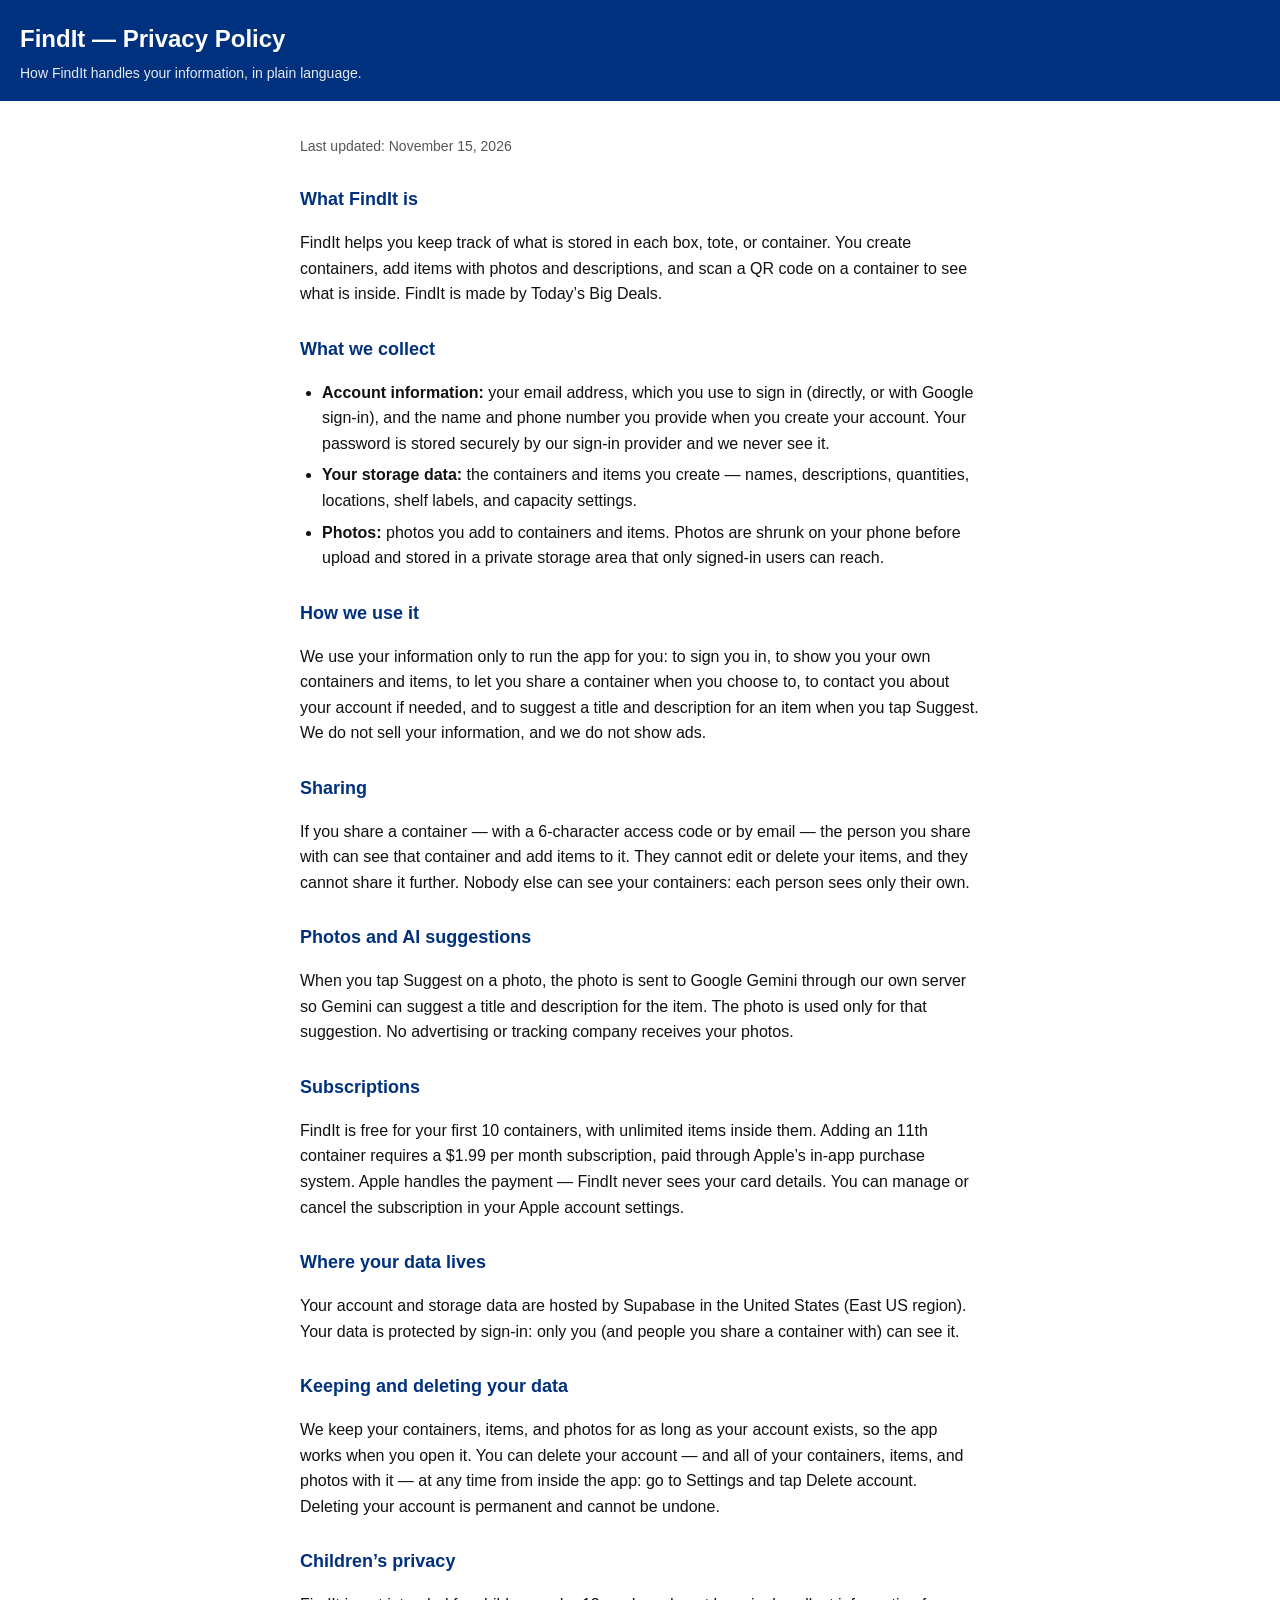
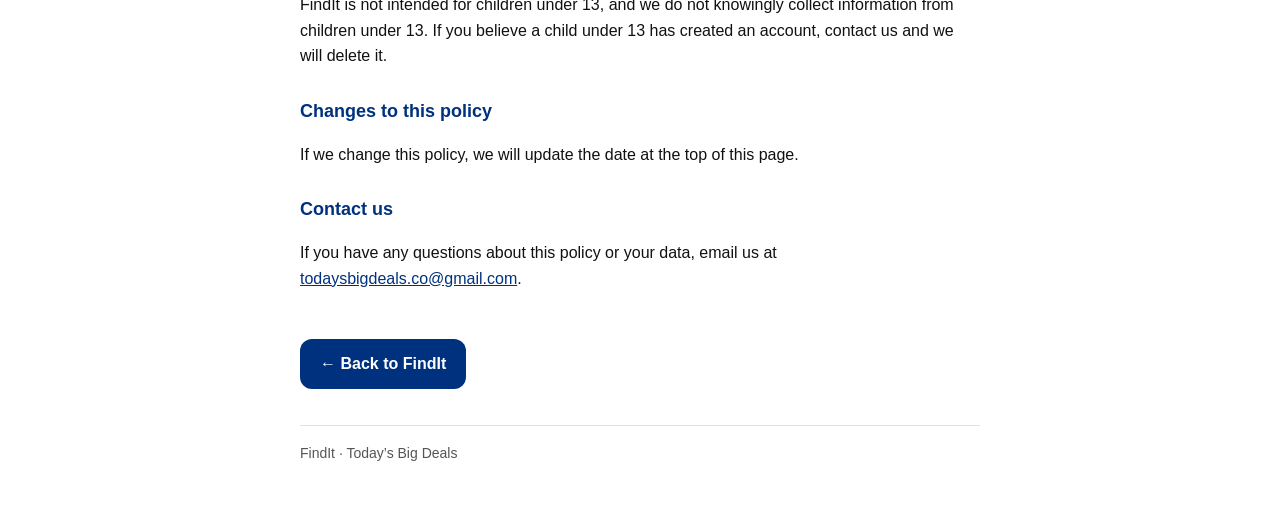
<file: privacy-policy.html>
<!DOCTYPE html>
<html lang="en">
<head>
<meta charset="utf-8">
<meta name="viewport" content="width=device-width, initial-scale=1, viewport-fit=cover">
<title>Privacy Policy — FindIt</title>
<meta name="description" content="FindIt privacy policy — what data the app collects, how it is used, and how to delete your account.">
<style>
  :root {
    --primary: #00317e;
    --primary-dark: #00235b;
    --accent: #e4a751;
    --bg: #ffffff;
    --ink: #111111;
    --muted: #555555;
    --line: #e2e2e2;
  }
  * { box-sizing: border-box; }
  body {
    margin: 0;
    font-family: -apple-system, BlinkMacSystemFont, "Segoe UI", Roboto, Helvetica, Arial, sans-serif;
    background: var(--bg);
    color: var(--ink);
    line-height: 1.6;
    -webkit-text-size-adjust: 100%;
  }
  header {
    background: var(--primary);
    color: #fff;
    padding: 20px 20px 16px;
  }
  header h1 { margin: 0; font-size: 24px; }
  header p { margin: 4px 0 0; opacity: 0.9; font-size: 14px; }
  main { max-width: 720px; margin: 0 auto; padding: 20px 20px 48px; }
  h2 { color: var(--primary); font-size: 18px; margin: 28px 0 8px; }
  p, li { font-size: 16px; }
  ul { padding-left: 22px; }
  li { margin-bottom: 6px; }
  .updated { color: var(--muted); font-size: 14px; }
  .back {
    display: inline-block;
    margin-top: 32px;
    padding: 12px 20px;
    background: var(--primary);
    color: #fff;
    text-decoration: none;
    border-radius: 12px;
    font-weight: 600;
  }
  .back:active { background: var(--primary-dark); }
  a { color: var(--primary); }
  footer { border-top: 1px solid var(--line); margin-top: 36px; padding-top: 16px; color: var(--muted); font-size: 14px; }
</style>
</head>
<body>
<header>
  <h1>FindIt — Privacy Policy</h1>
  <p>How FindIt handles your information, in plain language.</p>
</header>
<main>
  <p class="updated">Last updated: November 15, 2026</p>

  <h2>What FindIt is</h2>
  <p>FindIt helps you keep track of what is stored in each box, tote, or container. You create containers, add items with photos and descriptions, and scan a QR code on a container to see what is inside. FindIt is made by Today&rsquo;s Big Deals.</p>

  <h2>What we collect</h2>
  <ul>
    <li><strong>Account information:</strong> your email address, which you use to sign in (directly, or with Google sign-in), and the name and phone number you provide when you create your account. Your password is stored securely by our sign-in provider and we never see it.</li>
    <li><strong>Your storage data:</strong> the containers and items you create — names, descriptions, quantities, locations, shelf labels, and capacity settings.</li>
    <li><strong>Photos:</strong> photos you add to containers and items. Photos are shrunk on your phone before upload and stored in a private storage area that only signed-in users can reach.</li>
  </ul>

  <h2>How we use it</h2>
  <p>We use your information only to run the app for you: to sign you in, to show you your own containers and items, to let you share a container when you choose to, to contact you about your account if needed, and to suggest a title and description for an item when you tap Suggest. We do not sell your information, and we do not show ads.</p>

  <h2>Sharing</h2>
  <p>If you share a container — with a 6-character access code or by email — the person you share with can see that container and add items to it. They cannot edit or delete your items, and they cannot share it further. Nobody else can see your containers: each person sees only their own.</p>

  <h2>Photos and AI suggestions</h2>
  <p>When you tap Suggest on a photo, the photo is sent to Google Gemini through our own server so Gemini can suggest a title and description for the item. The photo is used only for that suggestion. No advertising or tracking company receives your photos.</p>

  <h2>Subscriptions</h2>
  <p>FindIt is free for your first 10 containers, with unlimited items inside them. Adding an 11th container requires a $1.99 per month subscription, paid through Apple&rsquo;s in-app purchase system. Apple handles the payment — FindIt never sees your card details. You can manage or cancel the subscription in your Apple account settings.</p>

  <h2>Where your data lives</h2>
  <p>Your account and storage data are hosted by Supabase in the United States (East US region). Your data is protected by sign-in: only you (and people you share a container with) can see it.</p>

  <h2>Keeping and deleting your data</h2>
  <p>We keep your containers, items, and photos for as long as your account exists, so the app works when you open it. You can delete your account — and all of your containers, items, and photos with it — at any time from inside the app: go to Settings and tap Delete account. Deleting your account is permanent and cannot be undone.</p>

  <h2>Children&rsquo;s privacy</h2>
  <p>FindIt is not intended for children under 13, and we do not knowingly collect information from children under 13. If you believe a child under 13 has created an account, contact us and we will delete it.</p>

  <h2>Changes to this policy</h2>
  <p>If we change this policy, we will update the date at the top of this page.</p>

  <h2>Contact us</h2>
  <p>If you have any questions about this policy or your data, email us at <a href="mailto:todaysbigdeals.co@gmail.com">todaysbigdeals.co@gmail.com</a>.</p>

  <a class="back" href="index.html">&larr; Back to FindIt</a>

  <footer>FindIt &middot; Today&rsquo;s Big Deals</footer>
</main>
</body>
</html>
</file>
<file: i18n.css>
.language-row {
  gap: 12px;
  flex-wrap: wrap;
}
.language-row select {
  width: auto;
  max-width: 100%;
  min-width: 150px;
  margin: 0;
  margin-inline-start: auto;
  padding: 8px 12px;
  color: var(--ink);
  background: var(--bg);
  font: inherit;
}
.gs-inner,
.list button.item-row {
  text-align: start;
}
.settings-value {
  text-align: end;
}
[dir="rtl"] .field-with-mic textarea {
  padding-right: 12px;
  padding-left: 48px;
}
[dir="rtl"] .dictate-btn {
  right: auto;
  left: 8px;
}
[dir="rtl"] .photo-pick .plus {
  left: auto;
  right: 10px;
}
[dir="rtl"] #btn-back,
[dir="rtl"] .chev {
  display: inline-block;
  transform: scaleX(-1);
}
[dir="rtl"] .chev {
  direction: ltr;
  unicode-bidi: isolate;
}
[dir="rtl"] .settings-row,
[dir="rtl"] .radio-text,
[dir="rtl"] .item-text {
  text-align: start;
}
</file>
<file: assets/index-CqMq3Bln.css>
:root{--primary: #00317e;--primary-dark: #00235b;--primary-soft: #e0e6f0;--primary-softer: #f0f3f7;--accent: #e4a751;--accent-dark: #a4783a;--accent-soft: #fbf2e5;--bg: #ffffff;--card: #ffffff;--ink: #111111;--muted: #555555;--faint: #8a8a8a;--line: #e2e2e2;--input-line: #c9c9c9;--danger: #dc2626;--shadow: 0 2px 10px rgba(17, 17, 17, .07);--shadow-lg: 0 8px 24px rgba(17, 17, 17, .12);--radius: 16px}*{box-sizing:border-box}html,body{margin:0;padding:0;background:var(--bg);color:var(--ink);font-family:-apple-system,Segoe UI,Roboto,Arial,sans-serif;font-size:17px;line-height:1.45;-webkit-text-size-adjust:100%}a{color:var(--primary-dark)}button,input,select,textarea{font:inherit;color:var(--ink)}button{min-height:48px;min-width:48px;padding:10px 18px;border:1.5px solid var(--input-line);border-radius:12px;background:#fff;cursor:pointer;font-weight:600}button.primary{background:var(--primary);border-color:var(--primary);color:#fff;box-shadow:0 4px 12px #00317e4d}button.accent{background:var(--accent);border-color:var(--accent);color:#111;box-shadow:0 4px 12px #e4a75159}button.danger{border-color:#fca5a5;color:var(--danger)}button.danger-solid{background:var(--danger);border-color:var(--danger);color:#fff}button:disabled{opacity:.45;cursor:default}button.small{min-height:40px;padding:6px 12px}button.full{width:100%}button:focus-visible,input:focus-visible,select:focus-visible,textarea:focus-visible{outline:2px solid var(--primary);outline-offset:2px}input[type=text],input[type=email],input[type=password],input[type=number],select,textarea{width:100%;min-height:48px;padding:10px 12px;border:1.5px solid var(--input-line);border-radius:12px;background:#fff}input:focus,select:focus,textarea:focus{border-color:var(--primary);outline:none;box-shadow:0 0 0 3px var(--primary-soft)}textarea{min-height:90px;resize:vertical}.field-with-mic{position:relative}.field-with-mic textarea{padding-right:48px}.dictate-btn{position:absolute;right:8px;bottom:8px;min-width:0;min-height:36px;width:36px;padding:0;border-radius:50%;font-size:18px;line-height:1}.dictate-btn.listening{background:#dc2626;color:#fff}label{display:block;font-weight:600;margin:16px 0 6px}label .hint{display:block;font-weight:400;font-size:15px;color:var(--muted)}header.app-header{position:sticky;top:0;z-index:20;background:var(--primary);color:#fff;padding:12px 14px;display:flex;align-items:center;gap:10px;box-shadow:0 2px 8px #00317e59}header.app-header h1{font-size:20px;margin:0;flex:1;white-space:nowrap;overflow:hidden;text-overflow:ellipsis;color:#fff}header.app-header #btn-back{background:transparent;border:none;color:#fff;font-size:24px;font-weight:700;min-width:44px;min-height:44px;padding:0 6px;box-shadow:none}.app-logo{display:flex;align-items:center;justify-content:center;color:#fff;flex:0 0 auto}.app-logo svg{width:26px;height:26px}.app-logo-img{width:30px;height:30px;border-radius:8px;display:block}.login-logo{width:96px;height:96px;border-radius:22px}main{padding:16px 14px 120px;max-width:720px;margin:0 auto}.screen[hidden]{display:none}h2{font-size:22px;margin:8px 0 12px;color:var(--ink)}h2.center{text-align:center}h3{font-size:18px;margin:20px 0 8px;color:var(--ink)}p{margin:8px 0}.muted{color:var(--muted)}.small-text{font-size:15px}.center{text-align:center}.section-label{font-size:15px;font-weight:700;color:var(--muted);margin:20px 0 8px}.row{display:flex;gap:10px;align-items:center;flex-wrap:wrap}.row.space-between{justify-content:space-between}.stack{display:flex;flex-direction:column;gap:10px}.stack>button{width:100%}.mt{margin-top:16px}.mb{margin-bottom:16px}.card{background:var(--card);border-radius:var(--radius);box-shadow:var(--shadow);padding:16px}form{background:var(--card);border-radius:var(--radius);box-shadow:var(--shadow);padding:16px;margin-top:12px}.gs-card{background:var(--primary);border-radius:20px;padding:18px;color:#fff;box-shadow:0 8px 20px #00317e59;margin:4px 0 16px}.gs-card h3{color:#fff;margin:0 0 12px;font-size:20px}.gs-inner{display:flex;gap:12px;align-items:center;width:100%;background:#fff;color:var(--ink);border:none;border-radius:14px;padding:14px;text-align:left;box-shadow:none;min-height:0}.gs-icon{flex:0 0 auto;width:52px;height:52px;border-radius:12px;background:var(--primary-soft);color:var(--primary);display:flex;align-items:center;justify-content:center}.gs-icon svg{width:30px;height:30px}.gs-text{display:flex;flex-direction:column;gap:2px;min-width:0}.gs-text strong{font-size:17px;color:var(--ink)}.gs-text span:last-child{font-size:15px;color:var(--muted);font-weight:400}.gs-checklist{display:flex;flex-wrap:wrap;gap:8px 18px;margin-top:14px;padding-top:14px;border-top:1px solid rgba(255,255,255,.35)}.gs-check{display:flex;align-items:center;gap:8px;color:#fff;font-size:14px;font-weight:600}.gs-check .circle{width:20px;height:20px;border-radius:50%;border:2px solid #ffffff;flex:0 0 auto}.steps{background:var(--card);border-radius:var(--radius);box-shadow:var(--shadow);padding:16px 12px 12px;margin-bottom:14px}.steps-track{display:flex;position:relative}.steps-track:before{content:"";position:absolute;top:18px;left:16%;right:16%;height:2px;background:var(--line)}.step{flex:1;display:flex;flex-direction:column;align-items:center;gap:6px;position:relative;z-index:1}.step-circle{width:36px;height:36px;border-radius:50%;border:2px solid var(--input-line);background:#fff;color:var(--faint);display:flex;align-items:center;justify-content:center;font-weight:700;font-size:17px}.step-label{font-size:13px;color:var(--faint);text-align:center;font-weight:600;line-height:1.25}.step.active .step-circle{border-color:var(--primary);color:var(--primary);box-shadow:0 0 0 4px var(--primary-soft)}.step.active .step-label{color:var(--ink)}.step.done .step-circle{background:var(--primary);border-color:var(--primary);color:#fff}.step.done .step-label{color:var(--ink)}.photo-pick-row{display:flex;gap:12px;margin-top:16px}.photo-pick{flex:1;position:relative;display:flex;flex-direction:column;align-items:center;gap:6px;padding:18px 8px 14px;border:2px solid var(--primary);border-radius:14px;background:#fff;color:var(--primary);font-weight:700;min-height:96px}.photo-pick svg{width:30px;height:30px}.photo-pick .plus{position:absolute;top:2px;left:10px;font-size:22px;font-weight:800;line-height:1;color:var(--primary)}.list{list-style:none;margin:0;padding:0}.list>li{margin-bottom:10px}.list button.item-row{display:flex;align-items:center;gap:12px;width:100%;min-height:72px;border:1px solid #e6eef4;border-radius:14px;padding:10px 12px;text-align:left;background:#fff;box-shadow:var(--shadow)}.list button.item-row:active{background:var(--primary-softer)}.color-dot{flex:0 0 auto;width:20px;height:20px;border-radius:50%;border:2px solid #ffffff;box-shadow:0 0 0 1px var(--line);background:var(--primary)}.thumb{flex:0 0 auto;width:64px;height:64px;object-fit:cover;border:1px solid var(--line);border-radius:12px;background:var(--bg)}.thumb.placeholder{display:flex;align-items:center;justify-content:center;font-size:13px;color:var(--muted)}.item-text{flex:1;min-width:0}.item-text .title{font-weight:700;font-size:18px;overflow-wrap:anywhere;color:var(--ink)}.item-text .sub{font-size:15px;color:var(--muted);overflow-wrap:anywhere}.badge{display:inline-block;border:1px solid #e8d5ae;border-radius:20px;padding:2px 10px;font-size:14px;margin:2px 4px 2px 0;background:var(--accent-soft);color:var(--accent-dark)}button.badge{min-height:32px;min-width:0}.search-bar{display:flex;gap:10px;align-items:center;margin:12px 0 4px}.search-box{flex:1;display:flex;align-items:center;gap:8px;background:#fff;border:1.5px solid var(--input-line);border-radius:999px;padding:0 16px;min-height:52px;box-shadow:var(--shadow);color:var(--muted)}.search-box svg{flex:0 0 auto;width:22px;height:22px}.search-box input{border:none;min-height:0;padding:0;flex:1;font-size:16px}.search-box input:focus{box-shadow:none}.filter-btn{flex:0 0 auto;width:52px;height:52px;min-width:52px;min-height:52px;border-radius:50%;border:1.5px solid var(--input-line);background:#fff;color:var(--ink);display:flex;align-items:center;justify-content:center;padding:0;box-shadow:var(--shadow)}.filter-btn svg{width:24px;height:24px}.chip-row{display:flex;flex-wrap:wrap;gap:8px;margin:10px 0}.chip{background:var(--accent-soft);color:var(--accent-dark);border:1px solid #e8d5ae;border-radius:999px;padding:6px 14px;min-height:36px;font-size:14px;font-weight:600}.photo-big{width:100%;max-height:60vh;object-fit:contain;border:none;border-radius:var(--radius);background:var(--bg);box-shadow:var(--shadow)}.photo-preview{width:100%;max-height:320px;object-fit:contain;border:1px solid var(--line);border-radius:var(--radius);background:var(--bg)}#reader{width:100%;max-width:480px;margin:0 auto;border:none;border-radius:var(--radius);overflow:hidden;background:#000;box-shadow:var(--shadow)}#reader video{width:100%!important}.scan-guide{text-align:center;font-weight:700;font-size:18px;margin:12px 0}.scan-frame-note{text-align:center}dialog{border:none;border-radius:20px;padding:20px;max-width:92vw;width:420px;color:var(--ink);background:#fff;box-shadow:var(--shadow-lg)}dialog::backdrop{background:#1f2a4473}dialog .actions{display:flex;flex-direction:column;gap:10px;margin-top:16px}dialog .actions button{width:100%}#toast{position:fixed;left:50%;bottom:160px;transform:translate(-50%);background:var(--ink);color:#fff;padding:12px 18px;border-radius:12px;font-weight:600;max-width:92vw;text-align:center;z-index:50;display:none;box-shadow:var(--shadow-lg)}#toast.show{display:block}.banner{border:1.5px solid #fca5a5;border-radius:var(--radius);padding:14px;margin:12px 0;background:#fef2f2;color:#991b1b;box-shadow:var(--shadow)}.banner h2{margin-top:0}.banner a{font-weight:700}.notice{border:1.5px solid var(--line);border-radius:12px;padding:14px;margin:12px 0;background:#fff}.empty-state{text-align:center;padding:28px 8px}.empty-art{width:150px;height:auto;display:block;margin:0 auto 12px}.empty-title{font-size:22px;font-weight:800;color:var(--ink);margin:8px 0}.empty-sub{font-size:16px;color:var(--muted);margin:8px 0 16px}.empty-state p{font-size:18px}.empty-state .stack{max-width:320px;margin:0 auto}.qty-stepper{display:flex;align-items:center;gap:12px}.qty-stepper button{width:56px;font-size:24px}.qty-stepper input{width:90px;text-align:center}.color-pick{display:flex;gap:10px;flex-wrap:wrap;margin-top:8px}.color-pick button{width:48px;height:48px;min-width:48px;min-height:48px;border-radius:50%;padding:0;border:2px solid #ffffff;box-shadow:0 0 0 1px var(--line)}.color-pick button[aria-pressed=true]{outline:3px solid var(--primary);outline-offset:2px}.radio-card{display:flex;gap:10px;align-items:flex-start;border:1.5px solid var(--input-line);border-radius:12px;padding:12px;margin:8px 0;background:#fff}.radio-card:has(input:checked){border-color:var(--primary);background:var(--primary-softer)}.radio-card input{width:24px;height:24px;margin-top:2px;flex:0 0 auto;accent-color:var(--primary)}.radio-card .radio-text{font-weight:600}.radio-card .radio-sub{font-weight:400;font-size:15px;color:var(--muted)}.radio-row{display:flex;gap:8px;flex-wrap:wrap;margin-top:8px}.radio-chip{display:inline-flex;align-items:center;gap:6px;border:1.5px solid var(--input-line);border-radius:999px;padding:8px 14px;font-weight:600;cursor:pointer;background:#fff;margin:0;min-height:44px}.radio-chip:has(input:checked){border-color:var(--primary);background:var(--primary-softer)}.radio-chip input{accent-color:var(--primary);width:18px;height:18px;margin:0}.voice-note-box{margin-top:16px}.voice-note-box audio{width:100%;margin:8px 0}body.text-large{font-size:19px}body.text-large .small-text{font-size:16px}body.text-large h2{font-size:24px}body.text-large .item-text .title{font-size:19px}body.text-large label .hint{font-size:16px}.label-sheet{border:2px dashed #93c5fd;border-radius:var(--radius);padding:24px 16px;text-align:center;margin:16px 0;overflow-wrap:anywhere;background:#fff;box-shadow:var(--shadow)}.label-sheet .label-qr svg{width:min(78vw,320px);height:auto}.label-sheet .label-name{font-size:22px;font-weight:700;margin-top:12px}.label-sheet .label-code{font-size:20px;margin-top:4px;color:var(--muted)}#print-area{display:none}@media print{body *{visibility:hidden}#print-area,#print-area *{visibility:visible}#print-area{display:block;position:absolute;top:0;left:0;width:100%;text-align:center;padding-top:40px}#print-area svg{width:320px;height:auto}#print-area .label-name{font-size:24px;font-weight:700;margin-top:16px}#print-area .label-code{font-size:22px;margin-top:6px}}.detail-grid{margin:12px 0;background:#fff;border-radius:var(--radius);box-shadow:var(--shadow);padding:16px}.detail-grid .field-label{font-weight:700;margin-top:12px;color:var(--muted);font-size:15px}.detail-grid .field-label:first-child{margin-top:0}.detail-grid .field-value{overflow-wrap:anywhere}.settings-rows{padding:4px 16px}.settings-row{display:flex;align-items:center;justify-content:space-between;gap:12px;padding:14px 0;border-bottom:1px solid var(--line)}.settings-row:last-child{border-bottom:none}.settings-key{font-weight:600;color:var(--ink)}.settings-value{color:var(--muted);text-align:right;overflow-wrap:anywhere}button.settings-row{width:100%;border:none;border-radius:0;background:none;box-shadow:none;min-height:0;padding:14px 0;cursor:pointer}button.settings-row .chev{color:var(--faint);font-size:22px;font-weight:700}#bottom-nav{position:fixed;left:0;right:0;bottom:0;z-index:40;background:#fff;border-top:1px solid var(--line);box-shadow:0 -2px 12px #1f2a440f;display:flex;padding:6px 4px calc(8px + env(safe-area-inset-bottom))}#bottom-nav[hidden]{display:none}.nav-item{flex:1;display:flex;flex-direction:column;align-items:center;gap:3px;background:none;border:none;box-shadow:none;color:#8a97a5;font-size:12px;font-weight:600;min-height:54px;min-width:0;padding:4px 0 0;border-radius:0}.nav-item svg{width:26px;height:26px}.nav-item.active,.nav-scan-item{color:var(--primary)}.nav-scan-circle{width:60px;height:60px;border-radius:50%;background:var(--accent);color:var(--primary);margin-top:-30px;display:flex;align-items:center;justify-content:center;border:4px solid #ffffff;box-shadow:0 6px 16px #e4a75173}.nav-scan-circle svg{width:30px;height:30px}#diag{padding-bottom:148px!important}#nl-badge-frame{top:-4px!important;bottom:auto!important;right:0!important}[dir=auto]{unicode-bidi:plaintext}body.dark{--primary: #2f6fd0;--primary-dark: #8ab4f8;--primary-soft: #16294d;--primary-softer: #101c33;--accent-dark: #f0c98a;--accent-soft: #3a2f16;--bg: #121417;--card: #1e2126;--ink: #f5f5f5;--muted: #a8adb5;--faint: #7d838d;--line: #33373e;--input-line: #4a4f57;--shadow: 0 2px 10px rgba(0, 0, 0, .4);--shadow-lg: 0 8px 24px rgba(0, 0, 0, .5)}body.dark button{background:var(--card);color:var(--ink)}body.dark button.primary{background:var(--primary);border-color:var(--primary);color:#fff}body.dark button.accent{background:var(--accent);border-color:var(--accent);color:#111}body.dark button.danger-solid{background:var(--danger);border-color:var(--danger);color:#fff}body.dark input[type=text],body.dark input[type=email],body.dark input[type=password],body.dark input[type=number],body.dark select,body.dark textarea{background:#1a1d21;color:var(--ink)}body.dark .gs-inner,body.dark .photo-pick{background:var(--card)}body.dark .list button.item-row{background:var(--card);border-color:var(--line)}body.dark .search-box{background:var(--card)}body.dark .filter-btn{background:var(--card);color:var(--ink)}body.dark dialog{background:var(--card);color:var(--ink)}body.dark .notice,body.dark .step-circle,body.dark .radio-card,body.dark .radio-chip,body.dark .detail-grid{background:var(--card)}body.dark #bottom-nav{background:#1e2126;border-top-color:var(--line)}body.dark .nav-item{color:#9aa1ab}body.dark .nav-scan-circle{border-color:#1e2126}body.dark .badge,body.dark .chip{border-color:#6b5a2e;background:var(--accent-soft);color:#f0c98a}body.dark .banner{background:#3a1d1d;color:#fca5a5;border-color:#7f1d1d}body.dark #toast{background:#f5f5f5;color:#111}body.dark .label-sheet{background:#fff;color:#111}body.dark .label-sheet .label-code{color:#555}
</file>
<file: styles.css>
/* FindIt — shared household app.
   FindIt palette, sampled from the chosen logo: deep blue primary
   (#00317E), white background, black writing, warm amber accent (#E4A751)
   for find/scan highlights. Light theme is the default; dark mode is an
   opt-in setting (body.dark below). Phone first. */

:root {
  --primary: #00317e;
  --primary-dark: #00235b;
  --primary-soft: #e0e6f0;
  --primary-softer: #f0f3f7;
  --accent: #e4a751;
  --accent-dark: #a4783a;
  --accent-soft: #fbf2e5;
  --bg: #ffffff;
  --card: #ffffff;
  --ink: #111111;
  --muted: #555555;
  --faint: #8a8a8a;
  --line: #e2e2e2;
  --input-line: #c9c9c9;
  --danger: #dc2626;
  --shadow: 0 2px 10px rgba(17, 17, 17, 0.07);
  --shadow-lg: 0 8px 24px rgba(17, 17, 17, 0.12);
  --radius: 16px;
}

* { box-sizing: border-box; }

html, body {
  margin: 0;
  padding: 0;
  background: var(--bg);
  color: var(--ink);
  font-family: -apple-system, "Segoe UI", Roboto, Arial, sans-serif;
  font-size: 17px;
  line-height: 1.45;
  -webkit-text-size-adjust: 100%;
}

a { color: var(--primary-dark); }

button, input, select, textarea {
  font: inherit;
  color: var(--ink);
}

button {
  min-height: 48px;
  min-width: 48px;
  padding: 10px 18px;
  border: 1.5px solid var(--input-line);
  border-radius: 12px;
  background: #ffffff;
  cursor: pointer;
  font-weight: 600;
}

button.primary {
  background: var(--primary);
  border-color: var(--primary);
  color: #ffffff;
  box-shadow: 0 4px 12px rgba(0, 49, 126, 0.3);
}

button.accent {
  background: var(--accent);
  border-color: var(--accent);
  color: #111111;
  box-shadow: 0 4px 12px rgba(228, 167, 81, 0.35);
}

button.danger {
  border-color: #fca5a5;
  color: var(--danger);
}

button.danger-solid {
  background: var(--danger);
  border-color: var(--danger);
  color: #ffffff;
}

button:disabled {
  opacity: 0.45;
  cursor: default;
}

button.small { min-height: 40px; padding: 6px 12px; }
button.full { width: 100%; }

button:focus-visible, input:focus-visible, select:focus-visible, textarea:focus-visible {
  outline: 2px solid var(--primary);
  outline-offset: 2px;
}

input[type="text"], input[type="email"], input[type="password"],
input[type="number"], select, textarea {
  width: 100%;
  min-height: 48px;
  padding: 10px 12px;
  border: 1.5px solid var(--input-line);
  border-radius: 12px;
  background: #ffffff;
}

input:focus, select:focus, textarea:focus {
  border-color: var(--primary);
  outline: none;
  box-shadow: 0 0 0 3px var(--primary-soft);
}

textarea { min-height: 90px; resize: vertical; }

/* Dictation mic inside the description field. */
.field-with-mic { position: relative; }
.field-with-mic textarea { padding-right: 48px; }
.dictate-btn {
  position: absolute;
  right: 8px;
  bottom: 8px;
  min-width: 0;
  min-height: 36px;
  width: 36px;
  padding: 0;
  border-radius: 50%;
  font-size: 18px;
  line-height: 1;
}
.dictate-btn.listening { background: #DC2626; color: #fff; }

label { display: block; font-weight: 600; margin: 16px 0 6px; }
label .hint { display: block; font-weight: 400; font-size: 15px; color: var(--muted); }

/* ---------- Header: blue bar, white title ---------- */

header.app-header {
  position: sticky;
  top: 0;
  z-index: 20;
  background: var(--primary);
  color: #ffffff;
  padding: 12px 14px;
  display: flex;
  align-items: center;
  gap: 10px;
  box-shadow: 0 2px 8px rgba(0, 49, 126, 0.35);
}

header.app-header h1 {
  font-size: 20px;
  margin: 0;
  flex: 1;
  white-space: nowrap;
  overflow: hidden;
  text-overflow: ellipsis;
  color: #ffffff;
}

header.app-header #btn-back {
  background: transparent;
  border: none;
  color: #ffffff;
  font-size: 24px;
  font-weight: 700;
  min-width: 44px;
  min-height: 44px;
  padding: 0 6px;
  box-shadow: none;
}

.app-logo {
  display: flex;
  align-items: center;
  justify-content: center;
  color: #ffffff;
  flex: 0 0 auto;
}
.app-logo svg { width: 26px; height: 26px; }
.app-logo-img {
  width: 30px;
  height: 30px;
  border-radius: 8px;
  display: block;
}
.login-logo {
  width: 96px;
  height: 96px;
  border-radius: 22px;
}

main { padding: 16px 14px 120px; max-width: 720px; margin: 0 auto; }

.screen[hidden] { display: none; }

h2 { font-size: 22px; margin: 8px 0 12px; color: var(--ink); }
h2.center { text-align: center; }
h3 { font-size: 18px; margin: 20px 0 8px; color: var(--ink); }
p { margin: 8px 0; }
.muted { color: var(--muted); }
.small-text { font-size: 15px; }
.center { text-align: center; }

.section-label {
  font-size: 15px;
  font-weight: 700;
  color: var(--muted);
  margin: 20px 0 8px;
}

.row { display: flex; gap: 10px; align-items: center; flex-wrap: wrap; }
.row.space-between { justify-content: space-between; }
.stack { display: flex; flex-direction: column; gap: 10px; }
.stack > button { width: 100%; }
.mt { margin-top: 16px; }
.mb { margin-bottom: 16px; }

/* ---------- Cards ---------- */

.card {
  background: var(--card);
  border-radius: var(--radius);
  box-shadow: var(--shadow);
  padding: 16px;
}

form {
  background: var(--card);
  border-radius: var(--radius);
  box-shadow: var(--shadow);
  padding: 16px;
  margin-top: 12px;
}

/* ---------- Getting Started card (blue) ---------- */

.gs-card {
  background: var(--primary);
  border-radius: 20px;
  padding: 18px;
  color: #ffffff;
  box-shadow: 0 8px 20px rgba(0, 49, 126, 0.35);
  margin: 4px 0 16px;
}

.gs-card h3 {
  color: #ffffff;
  margin: 0 0 12px;
  font-size: 20px;
}

.gs-inner {
  display: flex;
  gap: 12px;
  align-items: center;
  width: 100%;
  background: #ffffff;
  color: var(--ink);
  border: none;
  border-radius: 14px;
  padding: 14px;
  text-align: left;
  box-shadow: none;
  min-height: 0;
}

.gs-icon {
  flex: 0 0 auto;
  width: 52px;
  height: 52px;
  border-radius: 12px;
  background: var(--primary-soft);
  color: var(--primary);
  display: flex;
  align-items: center;
  justify-content: center;
}
.gs-icon svg { width: 30px; height: 30px; }

.gs-text { display: flex; flex-direction: column; gap: 2px; min-width: 0; }
.gs-text strong { font-size: 17px; color: var(--ink); }
.gs-text span:last-child { font-size: 15px; color: var(--muted); font-weight: 400; }

.gs-checklist {
  display: flex;
  flex-wrap: wrap;
  gap: 8px 18px;
  margin-top: 14px;
  padding-top: 14px;
  border-top: 1px solid rgba(255, 255, 255, 0.35);
}

.gs-check {
  display: flex;
  align-items: center;
  gap: 8px;
  color: #ffffff;
  font-size: 14px;
  font-weight: 600;
}
.gs-check .circle {
  width: 20px;
  height: 20px;
  border-radius: 50%;
  border: 2px solid #ffffff;
  flex: 0 0 auto;
}

/* ---------- Pack step indicator ---------- */

.steps {
  background: var(--card);
  border-radius: var(--radius);
  box-shadow: var(--shadow);
  padding: 16px 12px 12px;
  margin-bottom: 14px;
}

.steps-track {
  display: flex;
  position: relative;
}

.steps-track::before {
  content: '';
  position: absolute;
  top: 18px;
  left: 16%;
  right: 16%;
  height: 2px;
  background: var(--line);
}

.step {
  flex: 1;
  display: flex;
  flex-direction: column;
  align-items: center;
  gap: 6px;
  position: relative;
  z-index: 1;
}

.step-circle {
  width: 36px;
  height: 36px;
  border-radius: 50%;
  border: 2px solid var(--input-line);
  background: #ffffff;
  color: var(--faint);
  display: flex;
  align-items: center;
  justify-content: center;
  font-weight: 700;
  font-size: 17px;
}

.step-label {
  font-size: 13px;
  color: var(--faint);
  text-align: center;
  font-weight: 600;
  line-height: 1.25;
}

.step.active .step-circle {
  border-color: var(--primary);
  color: var(--primary);
  box-shadow: 0 0 0 4px var(--primary-soft);
}
.step.active .step-label { color: var(--ink); }

.step.done .step-circle {
  background: var(--primary);
  border-color: var(--primary);
  color: #ffffff;
}
.step.done .step-label { color: var(--ink); }

/* ---------- Photo pick buttons (Pack step 1) ---------- */

.photo-pick-row {
  display: flex;
  gap: 12px;
  margin-top: 16px;
}

.photo-pick {
  flex: 1;
  position: relative;
  display: flex;
  flex-direction: column;
  align-items: center;
  gap: 6px;
  padding: 18px 8px 14px;
  border: 2px solid var(--primary);
  border-radius: 14px;
  background: #ffffff;
  color: var(--primary);
  font-weight: 700;
  min-height: 96px;
}
.photo-pick svg { width: 30px; height: 30px; }
.photo-pick .plus {
  position: absolute;
  top: 2px;
  left: 10px;
  font-size: 22px;
  font-weight: 800;
  line-height: 1;
  color: var(--primary);
}

/* ---------- Lists: white cards ---------- */

.list { list-style: none; margin: 0; padding: 0; }
.list > li { margin-bottom: 10px; }
.list button.item-row {
  display: flex;
  align-items: center;
  gap: 12px;
  width: 100%;
  min-height: 72px;
  border: 1px solid #e6eef4;
  border-radius: 14px;
  padding: 10px 12px;
  text-align: left;
  background: #ffffff;
  box-shadow: var(--shadow);
}
.list button.item-row:active { background: var(--primary-softer); }

.color-dot {
  flex: 0 0 auto;
  width: 20px;
  height: 20px;
  border-radius: 50%;
  border: 2px solid #ffffff;
  box-shadow: 0 0 0 1px var(--line);
  background: var(--primary);
}

.thumb {
  flex: 0 0 auto;
  width: 64px;
  height: 64px;
  object-fit: cover;
  border: 1px solid var(--line);
  border-radius: 12px;
  background: var(--bg);
}
.thumb.placeholder {
  display: flex;
  align-items: center;
  justify-content: center;
  font-size: 13px;
  color: var(--muted);
}

.item-text { flex: 1; min-width: 0; }
.item-text .title { font-weight: 700; font-size: 18px; overflow-wrap: anywhere; color: var(--ink); }
.item-text .sub { font-size: 15px; color: var(--muted); overflow-wrap: anywhere; }

.badge {
  display: inline-block;
  border: 1px solid #e8d5ae;
  border-radius: 20px;
  padding: 2px 10px;
  font-size: 14px;
  margin: 2px 4px 2px 0;
  background: var(--accent-soft);
  color: var(--accent-dark);
}
button.badge { min-height: 32px; min-width: 0; }

/* ---------- Search bar (Browse) ---------- */

.search-bar {
  display: flex;
  gap: 10px;
  align-items: center;
  margin: 12px 0 4px;
}

.search-box {
  flex: 1;
  display: flex;
  align-items: center;
  gap: 8px;
  background: #ffffff;
  border: 1.5px solid var(--input-line);
  border-radius: 999px;
  padding: 0 16px;
  min-height: 52px;
  box-shadow: var(--shadow);
  color: var(--muted);
}
.search-box svg { flex: 0 0 auto; width: 22px; height: 22px; }
.search-box input {
  border: none;
  min-height: 0;
  padding: 0;
  flex: 1;
  font-size: 16px;
}
.search-box input:focus { box-shadow: none; }

.filter-btn {
  flex: 0 0 auto;
  width: 52px;
  height: 52px;
  min-width: 52px;
  min-height: 52px;
  border-radius: 50%;
  border: 1.5px solid var(--input-line);
  background: #ffffff;
  color: var(--ink);
  display: flex;
  align-items: center;
  justify-content: center;
  padding: 0;
  box-shadow: var(--shadow);
}
.filter-btn svg { width: 24px; height: 24px; }

.chip-row { display: flex; flex-wrap: wrap; gap: 8px; margin: 10px 0; }
.chip {
  background: var(--accent-soft);
  color: var(--accent-dark);
  border: 1px solid #e8d5ae;
  border-radius: 999px;
  padding: 6px 14px;
  min-height: 36px;
  font-size: 14px;
  font-weight: 600;
}

/* ---------- Photo ---------- */

.photo-big {
  width: 100%;
  max-height: 60vh;
  object-fit: contain;
  border: none;
  border-radius: var(--radius);
  background: var(--bg);
  box-shadow: var(--shadow);
}
.photo-preview {
  width: 100%;
  max-height: 320px;
  object-fit: contain;
  border: 1px solid var(--line);
  border-radius: var(--radius);
  background: var(--bg);
}

/* ---------- Scanner ---------- */

#reader {
  width: 100%;
  max-width: 480px;
  margin: 0 auto;
  border: none;
  border-radius: var(--radius);
  overflow: hidden;
  background: #000000;
  box-shadow: var(--shadow);
}
#reader video { width: 100% !important; }
.scan-guide {
  text-align: center;
  font-weight: 700;
  font-size: 18px;
  margin: 12px 0;
}
.scan-frame-note { text-align: center; }

/* ---------- Dialogs ---------- */

dialog {
  border: none;
  border-radius: 20px;
  padding: 20px;
  max-width: 92vw;
  width: 420px;
  color: var(--ink);
  background: #ffffff;
  box-shadow: var(--shadow-lg);
}
dialog::backdrop { background: rgba(31, 42, 68, 0.45); }
dialog .actions { display: flex; flex-direction: column; gap: 10px; margin-top: 16px; }
dialog .actions button { width: 100%; }

/* ---------- Toast ---------- */

#toast {
  position: fixed;
  left: 50%;
  bottom: 160px;
  transform: translateX(-50%);
  background: var(--ink);
  color: #ffffff;
  padding: 12px 18px;
  border-radius: 12px;
  font-weight: 600;
  max-width: 92vw;
  text-align: center;
  z-index: 50;
  display: none;
  box-shadow: var(--shadow-lg);
}
#toast.show { display: block; }

/* ---------- Error / notice banner ---------- */

.banner {
  border: 1.5px solid #fca5a5;
  border-radius: var(--radius);
  padding: 14px;
  margin: 12px 0;
  background: #fef2f2;
  color: #991b1b;
  box-shadow: var(--shadow);
}
.banner h2 { margin-top: 0; }
.banner a { font-weight: 700; }

.notice {
  border: 1.5px solid var(--line);
  border-radius: 12px;
  padding: 14px;
  margin: 12px 0;
  background: #ffffff;
}

/* ---------- Empty states ---------- */

.empty-state { text-align: center; padding: 28px 8px; }
.empty-art {
  width: 150px;
  height: auto;
  display: block;
  margin: 0 auto 12px;
}
.empty-title { font-size: 22px; font-weight: 800; color: var(--ink); margin: 8px 0; }
.empty-sub { font-size: 16px; color: var(--muted); margin: 8px 0 16px; }
.empty-state p { font-size: 18px; }
.empty-state .stack { max-width: 320px; margin: 0 auto; }

.qty-stepper { display: flex; align-items: center; gap: 12px; }
.qty-stepper button { width: 56px; font-size: 24px; }
.qty-stepper input { width: 90px; text-align: center; }

.color-pick { display: flex; gap: 10px; flex-wrap: wrap; margin-top: 8px; }
.color-pick button {
  width: 48px; height: 48px; min-width: 48px; min-height: 48px;
  border-radius: 50%; padding: 0; border: 2px solid #ffffff;
  box-shadow: 0 0 0 1px var(--line);
}
.color-pick button[aria-pressed="true"] { outline: 3px solid var(--primary); outline-offset: 2px; }

.radio-card {
  display: flex; gap: 10px; align-items: flex-start;
  border: 1.5px solid var(--input-line); border-radius: 12px; padding: 12px; margin: 8px 0;
  background: #ffffff;
}
.radio-card:has(input:checked) {
  border-color: var(--primary);
  background: var(--primary-softer);
}
.radio-card input { width: 24px; height: 24px; margin-top: 2px; flex: 0 0 auto; accent-color: var(--primary); }
.radio-card .radio-text { font-weight: 600; }
.radio-card .radio-sub { font-weight: 400; font-size: 15px; color: var(--muted); }

/* Type picker (Box / Tote / Container) and other chip-style radios */
.radio-row { display: flex; gap: 8px; flex-wrap: wrap; margin-top: 8px; }
.radio-chip {
  display: inline-flex;
  align-items: center;
  gap: 6px;
  border: 1.5px solid var(--input-line);
  border-radius: 999px;
  padding: 8px 14px;
  font-weight: 600;
  cursor: pointer;
  background: #ffffff;
  margin: 0;
  min-height: 44px;
}
.radio-chip:has(input:checked) {
  border-color: var(--primary);
  background: var(--primary-softer);
}
.radio-chip input { accent-color: var(--primary); width: 18px; height: 18px; margin: 0; }

/* Voice notes */
.voice-note-box { margin-top: 16px; }
.voice-note-box audio { width: 100%; margin: 8px 0; }

/* Bigger text (Settings toggle, persisted in localStorage) */
body.text-large { font-size: 19px; }
body.text-large .small-text { font-size: 16px; }
body.text-large h2 { font-size: 24px; }
body.text-large .item-text .title { font-size: 19px; }
body.text-large label .hint { font-size: 16px; }

/* ---------- Label / print ---------- */

.label-sheet {
  border: 2px dashed #93c5fd;
  border-radius: var(--radius);
  padding: 24px 16px;
  text-align: center;
  margin: 16px 0;
  overflow-wrap: anywhere;
  background: #ffffff;
  box-shadow: var(--shadow);
}
.label-sheet .label-qr svg { width: min(78vw, 320px); height: auto; }
.label-sheet .label-name { font-size: 22px; font-weight: 700; margin-top: 12px; }
.label-sheet .label-code { font-size: 20px; margin-top: 4px; color: var(--muted); }

#print-area { display: none; }
#pdf-label-area { display: none; }

/* Only the area the user asked to print is visible in the printout.
 * (Before this, every print showed all three areas at once, stacked at
 * the top of the page — so a label could print on top of an old sheet,
 * or the other way round, and only half of it came out.) The body class
 * is set just before window.print() and cleared right after. */
@media print {
  body * { visibility: hidden; }
  body.printing-label #print-area, body.printing-label #print-area * { visibility: visible; }
  body.printing-label #print-area {
    display: block;
    position: absolute;
    top: 0; left: 0; width: 100%;
    text-align: center;
    padding-top: 40px;
  }
  body.printing-label #print-area svg { width: 320px; height: auto; }
  body.printing-label #print-area .label-name { font-size: 24px; font-weight: 700; margin-top: 16px; }
  body.printing-label #print-area .label-code { font-size: 22px; margin-top: 6px; }
  /* Inventory report: print the report screen, without its buttons. */
  body.printing-report #screen-report, body.printing-report #screen-report * { visibility: visible; }
  body.printing-report #screen-report {
    display: block;
    position: absolute;
    top: 0; left: 0; width: 100%;
  }
  body.printing-report #screen-report .no-print { display: none; }
  body.printing-report #screen-report .report-block { break-inside: avoid; }
  /* QR label as a PDF: print the multi-size label sheet. */
  body.printing-sheet #pdf-label-area, body.printing-sheet #pdf-label-area * { visibility: visible; }
  body.printing-sheet #pdf-label-area {
    display: block;
    position: absolute;
    top: 0; left: 0; width: 100%;
    padding: 24px 32px;
  }
  body.printing-sheet #pdf-label-area .pdf-qr-block { break-inside: avoid; margin: 18px 0; }
}

.detail-grid {
  margin: 12px 0;
  background: #ffffff;
  border-radius: var(--radius);
  box-shadow: var(--shadow);
  padding: 16px;
}
.detail-grid .field-label { font-weight: 700; margin-top: 12px; color: var(--muted); font-size: 15px; }
.detail-grid .field-label:first-child { margin-top: 0; }
.detail-grid .field-value { overflow-wrap: anywhere; }

/* ---------- Settings ---------- */

.settings-rows { padding: 4px 16px; }
.settings-row {
  display: flex;
  align-items: center;
  justify-content: space-between;
  gap: 12px;
  padding: 14px 0;
  border-bottom: 1px solid var(--line);
}
.settings-row:last-child { border-bottom: none; }
.settings-key { font-weight: 600; color: var(--ink); }
.settings-value { color: var(--muted); text-align: right; overflow-wrap: anywhere; }
button.settings-row {
  width: 100%;
  border: none;
  border-radius: 0;
  background: none;
  box-shadow: none;
  min-height: 0;
  padding: 14px 0;
  cursor: pointer;
}
button.settings-row .chev { color: var(--faint); font-size: 22px; font-weight: 700; }

/* ---------- Bottom navigation ---------- */

#bottom-nav {
  /* Fixed to the bottom of the screen, as originally built: the bar stays
     in place while the page scrolls beneath it. The Netlify badge has been
     moved up into the header, so the bar sits flush at the bottom again. */
  position: fixed;
  left: 0;
  right: 0;
  bottom: 0;
  z-index: 40;
  background: #ffffff;
  border-top: 1px solid var(--line);
  box-shadow: 0 -2px 12px rgba(31, 42, 68, 0.06);
  display: flex;
  padding: 6px 4px calc(8px + env(safe-area-inset-bottom));
}
#bottom-nav[hidden] { display: none; }

.nav-item {
  flex: 1;
  display: flex;
  flex-direction: column;
  align-items: center;
  gap: 3px;
  background: none;
  border: none;
  box-shadow: none;
  color: #8a97a5;
  font-size: 12px;
  font-weight: 600;
  min-height: 54px;
  min-width: 0;
  padding: 4px 0 0;
  border-radius: 0;
}
.nav-item svg { width: 26px; height: 26px; }
.nav-item.active { color: var(--primary); }

.nav-scan-item { color: var(--primary); }
.nav-scan-circle {
  width: 60px;
  height: 60px;
  border-radius: 50%;
  background: var(--accent);
  color: var(--primary);
  margin-top: -30px;
  display: flex;
  align-items: center;
  justify-content: center;
  border: 4px solid #ffffff;
  box-shadow: 0 6px 16px rgba(228, 167, 81, 0.45);
}
.nav-scan-circle svg { width: 30px; height: 30px; }

#diag { padding-bottom: 148px !important; }

/* ---------- Netlify badge: moved to the header ---------- */
/* Netlify injects the "Powered by Netlify" badge as a fixed iframe
   (#nl-badge-frame) via its HUD script. After the script's resize
   handshake the frame is ~216x66: the pill itself is ~40px tall at
   frame-y 8..48 (8px pad above, 18px below — see the HUD script's
   PAD {t:8, r:18, b:18, l:8}). The pill sits at the BOTTOM of the
   frame, so a negative top does NOT hide it the way the old comment
   claimed. With top: -4px the pill lands at viewport y 4..44, centred
   in the ~48px blue header, at the right next to the title. Do NOT
   force a height on the frame: shrinking it shrinks the iframe's
   viewport and slices the top off the pill (seen live 2026-11-05).
   The !important rules beat the iframe's inline styles. */
#nl-badge-frame {
  top: -4px !important;
  bottom: auto !important;
  right: 0 !important;
}

[dir="auto"] { unicode-bidi: plaintext; }

/* ---------- Dark mode (Settings toggle, persisted in localStorage) ----------
   Light theme stays the default. Dark mode only re-skins surfaces; the
   deep-blue header and amber scan accent stay the same brand. */
body.dark {
  --primary: #2f6fd0;
  --primary-dark: #8ab4f8;
  --primary-soft: #16294d;
  --primary-softer: #101c33;
  --accent-dark: #f0c98a;
  --accent-soft: #3a2f16;
  --bg: #121417;
  --card: #1e2126;
  --ink: #f5f5f5;
  --muted: #a8adb5;
  --faint: #7d838d;
  --line: #33373e;
  --input-line: #4a4f57;
  --shadow: 0 2px 10px rgba(0, 0, 0, 0.4);
  --shadow-lg: 0 8px 24px rgba(0, 0, 0, 0.5);
}
body.dark button { background: var(--card); color: var(--ink); }
body.dark button.primary { background: var(--primary); border-color: var(--primary); color: #ffffff; }
body.dark button.accent { background: var(--accent); border-color: var(--accent); color: #111111; }
body.dark button.danger-solid { background: var(--danger); border-color: var(--danger); color: #ffffff; }
body.dark input[type="text"], body.dark input[type="email"], body.dark input[type="password"],
body.dark input[type="number"], body.dark select, body.dark textarea {
  background: #1a1d21;
  color: var(--ink);
}
body.dark .gs-inner { background: var(--card); }
body.dark .photo-pick { background: var(--card); }
body.dark .list button.item-row { background: var(--card); border-color: var(--line); }
body.dark .search-box { background: var(--card); }
body.dark .filter-btn { background: var(--card); color: var(--ink); }
body.dark dialog { background: var(--card); color: var(--ink); }
body.dark .notice { background: var(--card); }
body.dark .step-circle { background: var(--card); }
body.dark .radio-card { background: var(--card); }
body.dark .radio-chip { background: var(--card); }
body.dark .detail-grid { background: var(--card); }
body.dark #bottom-nav { background: #1e2126; border-top-color: var(--line); }
body.dark .nav-item { color: #9aa1ab; }
body.dark .nav-scan-circle { border-color: #1e2126; }
body.dark .badge, body.dark .chip { border-color: #6b5a2e; background: var(--accent-soft); color: #f0c98a; }
body.dark .banner { background: #3a1d1d; color: #fca5a5; border-color: #7f1d1d; }
body.dark #toast { background: #f5f5f5; color: #111111; }
/* The QR label is a print artifact: it stays black on white so it scans. */
body.dark .label-sheet { background: #ffffff; color: #111111; }
body.dark .label-sheet .label-code { color: #555555; }

/* ---------- Box capacity ("how full is this box") ---------- */
.fill-wrap { margin: 10px 0 4px; }
.fill-bar {
  height: 10px;
  border-radius: 999px;
  background: var(--line);
  overflow: hidden;
}
.fill-bar-inner {
  height: 100%;
  border-radius: 999px;
  background: var(--accent);
  width: 0%;
  transition: width 0.3s ease;
}
.fill-bar-inner.full { background: var(--danger); }
.fill-text { margin: 6px 0 0; }
.shared-badge {
  display: inline-block;
  font-size: 12px;
  font-weight: 700;
  color: var(--primary);
  background: var(--primary-softer);
  border-radius: 999px;
  padding: 2px 8px;
  margin-left: 6px;
  vertical-align: middle;
}

/* ---------- Sharing ---------- */
.share-code {
  font-size: 28px;
  font-weight: 800;
  letter-spacing: 4px;
  text-align: center;
  margin: 8px 0 12px;
  overflow-wrap: anywhere;
}

/* ---------- Inventory report ---------- */
.report-title { font-size: 22px; font-weight: 800; margin: 8px 0 2px; }
.report-date { color: var(--muted); margin: 0 0 16px; }
.report-block { margin-bottom: 20px; }
.report-block h3 { margin: 0 0 2px; }
.report-block .report-meta { color: var(--muted); margin: 0 0 8px; }
.report-table { width: 100%; border-collapse: collapse; font-size: 14px; }
.report-table th, .report-table td {
  text-align: left;
  padding: 6px 8px;
  border-bottom: 1px solid var(--line);
  vertical-align: top;
}
.report-table th { color: var(--muted); font-weight: 700; }
.report-empty { color: var(--muted); }

/* ---------- QR label as a PDF (three sizes) ---------- */
.pdf-label-header {
  font-size: 26px;
  font-weight: 800;
  margin-bottom: 12px;
}
.pdf-label-details p { margin: 4px 0; font-size: 16px; }
.pdf-qr-block { margin: 20px 0; }
.pdf-qr-block svg { display: block; height: auto; }
.pdf-qr-small svg { width: 90px; }
.pdf-qr-medium svg { width: 170px; }
.pdf-qr-large svg { width: 300px; }
.pdf-qr-caption { color: var(--muted); margin: 6px 0 0; font-size: 14px; }
</file>
